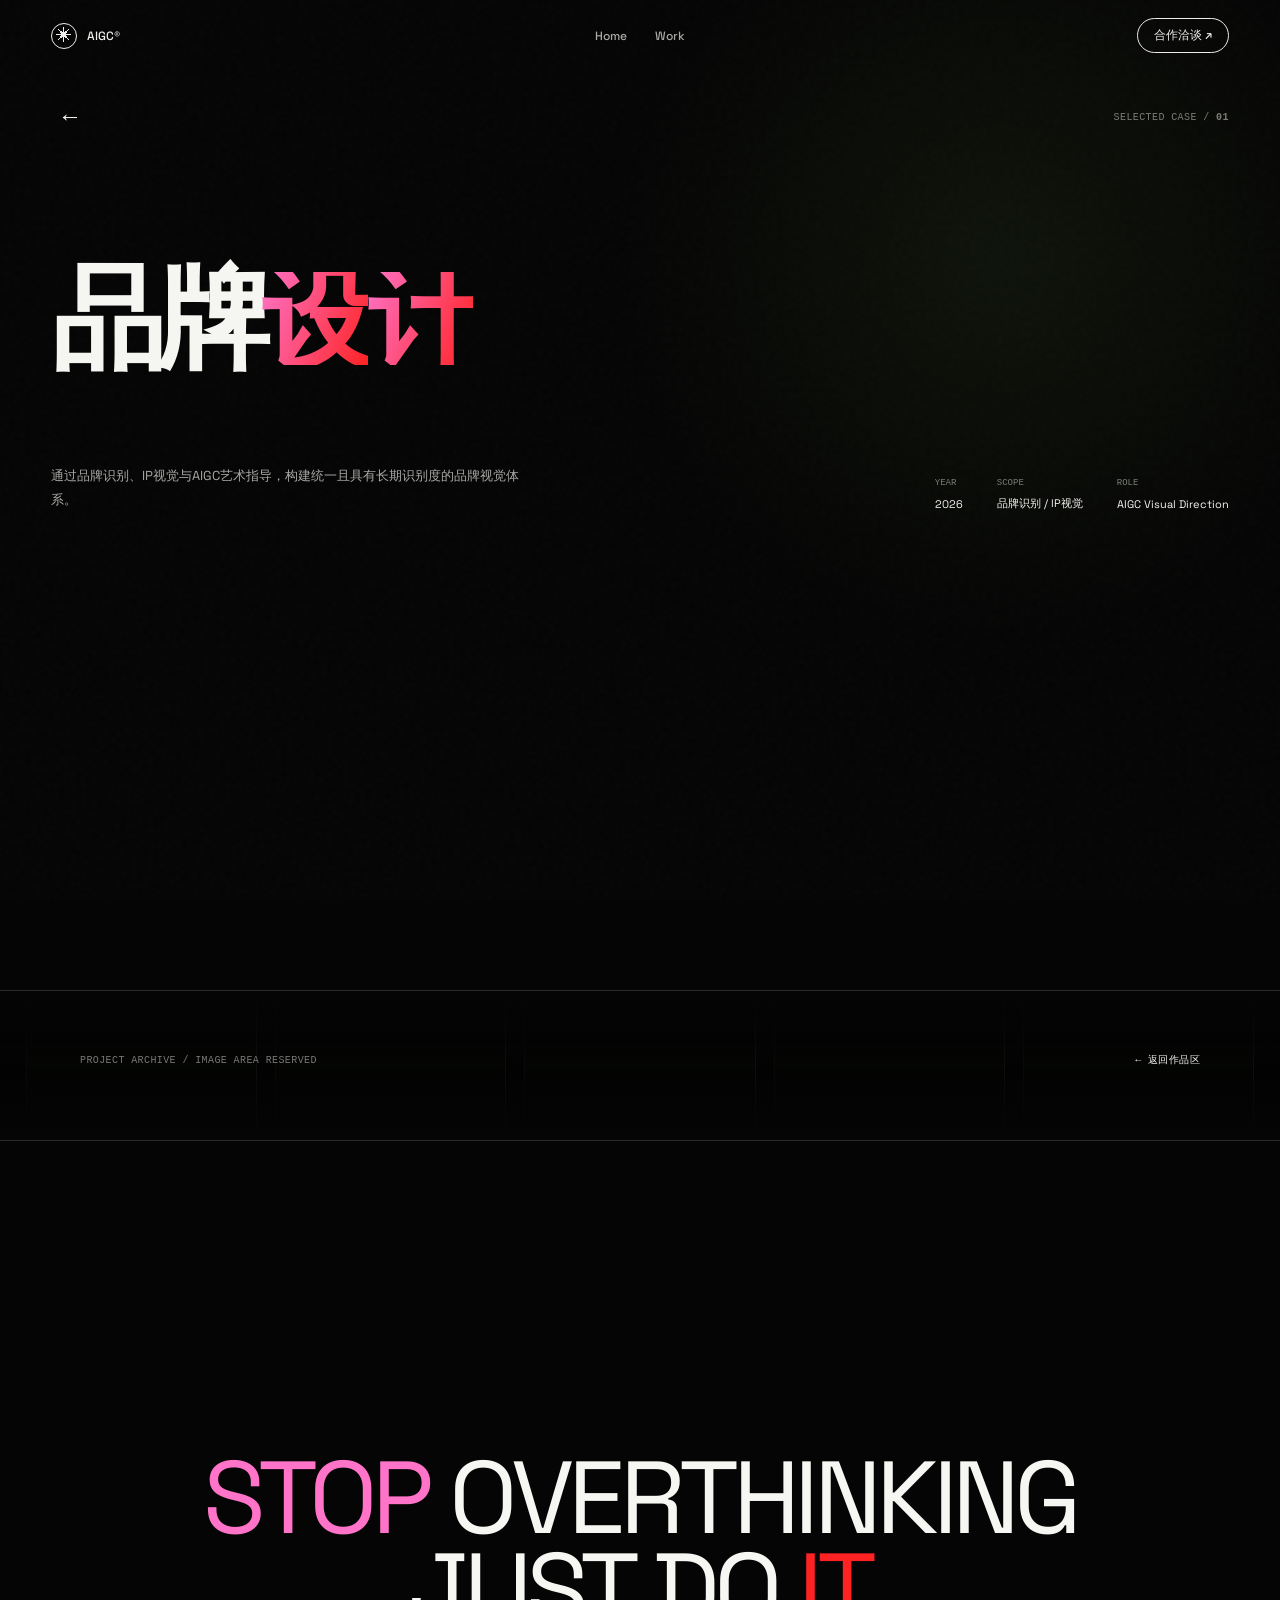
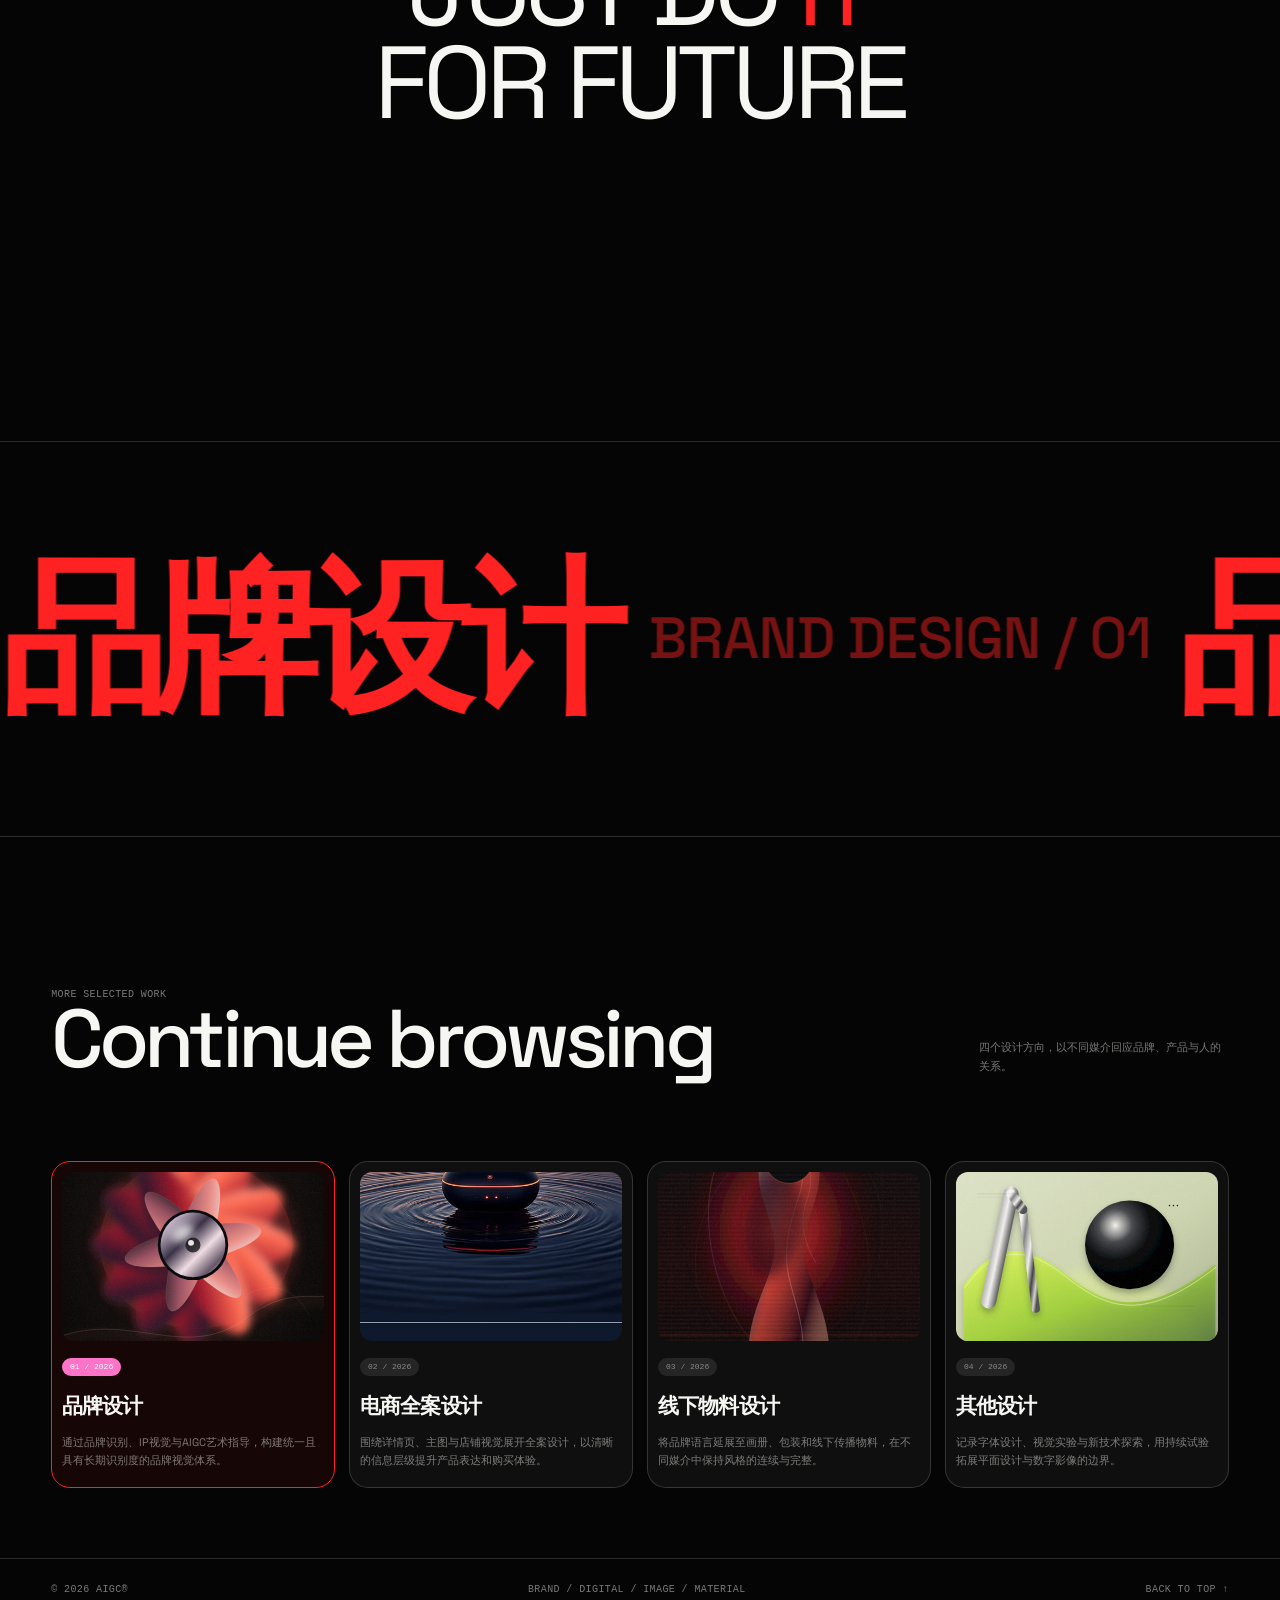
<file: project-01.html>
<!doctype html>
<html lang="zh-CN">
  <head>
    <meta charset="UTF-8" />
    <meta name="viewport" content="width=device-width, initial-scale=1.0" />
    <meta name="description" content="AIGC 品牌设计案例：品牌识别、IP视觉与艺术指导。" />
    <title>品牌设计 | AIGC®</title>
    <link rel="stylesheet" href="./case-study.css?v=20261121-title-scope" />
    <link rel="stylesheet" href="./target-cursor.css?v=20261120" />
  </head>
  <body class="case-page" data-project-id="01">
    <a class="case-skip" href="#case-main">跳到主要内容</a>
    <div class="case-grain" aria-hidden="true"></div>

    <header class="case-header">
      <a class="case-brand" href="./index.html#stage" aria-label="返回 AIGC 首页">
        <span class="case-brand__mark" aria-hidden="true"></span>
        <span>AIGC®</span>
      </a>
      <nav class="case-nav" aria-label="主导航">
        <a href="./index.html">Home</a>
        <a href="./index.html?view=works">Work</a>
      </nav>
      <a class="case-contact" href="./index.html?view=contact">合作洽谈 ↗</a>
    </header>

    <main class="case-main" id="case-main">
      <section class="case-hero" aria-labelledby="case-title">
        <div class="case-hero__meta">
          <a class="case-hero__back" href="./index.html?view=works" aria-label="返回作品区">←</a>
          <span>SELECTED CASE / <b data-case-index>01</b></span>
        </div>
        <h1 class="case-title" id="case-title" data-case-title>品牌设计</h1>
        <div class="case-hero__footer">
          <p class="case-deck" data-case-description>
            通过品牌识别、IP视觉与AIGC艺术指导，构建统一且具有长期识别度的品牌视觉体系。
          </p>
          <dl class="case-facts">
            <div><dt>YEAR</dt><dd data-case-year>2026</dd></div>
            <div><dt>SCOPE</dt><dd data-case-scope>品牌识别 / IP视觉</dd></div>
            <div><dt>ROLE</dt><dd>AIGC Visual Direction</dd></div>
          </dl>
        </div>
      </section>

      <section class="case-gallery" id="case-gallery" aria-label="作品图片预留区域">
        <div class="case-gallery__columns" aria-hidden="true">
          <span></span><span></span><span></span><span></span><span></span>
        </div>
        <div class="case-gallery__note">
          <span>PROJECT ARCHIVE / IMAGE AREA RESERVED</span>
          <a class="case-gallery__back" href="./index.html?view=works">← 返回作品区</a>
        </div>
      </section>

      <section class="case-statement" data-reveal aria-label="创作宣言">
        <p class="case-statement__text">
          <span class="case-statement__line"><span>STOP</span> OVERTHINKING</span>
          <span class="case-statement__line">JUST DO <span>IT</span></span>
          <span class="case-statement__line">FOR FUTURE</span>
        </p>
      </section>

      <section class="case-marquee" aria-hidden="true">
        <div class="case-marquee__track" data-case-marquee></div>
      </section>

      <section class="case-related" data-reveal aria-labelledby="related-title">
        <div class="case-section-head">
          <div>
            <span class="case-kicker">MORE SELECTED WORK</span>
            <h2 id="related-title">Continue browsing</h2>
          </div>
          <p>四个设计方向，以不同媒介回应品牌、产品与人的关系。</p>
        </div>
        <div class="case-card-list" data-case-cards></div>
      </section>
    </main>

    <footer class="case-footer">
      <span>© 2026 AIGC®</span>
      <span>BRAND / DIGITAL / IMAGE / MATERIAL</span>
      <a href="#case-main">BACK TO TOP ↑</a>
    </footer>

    <script src="./target-cursor.js?v=20261120"></script>
    <script src="./case-study.js?v=20261122-gallery-webp"></script>
  </body>
</html>
</file>
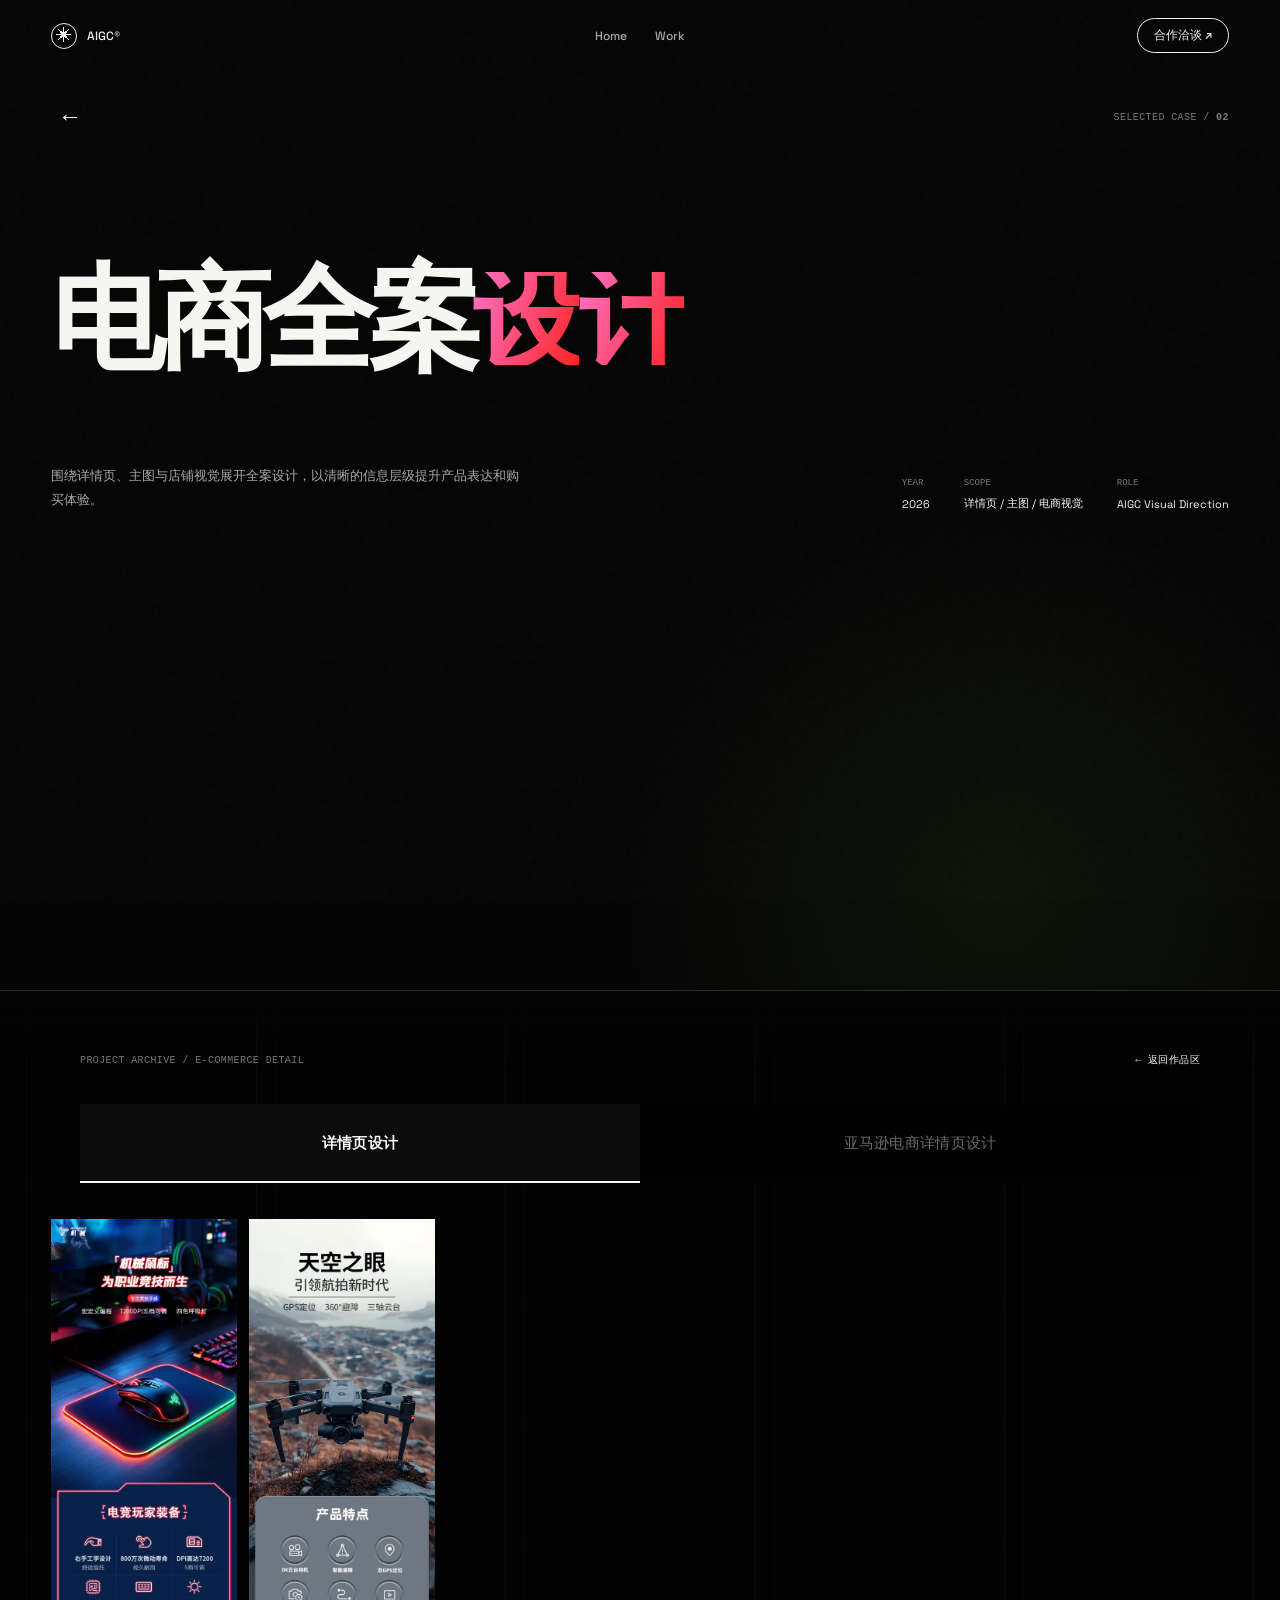
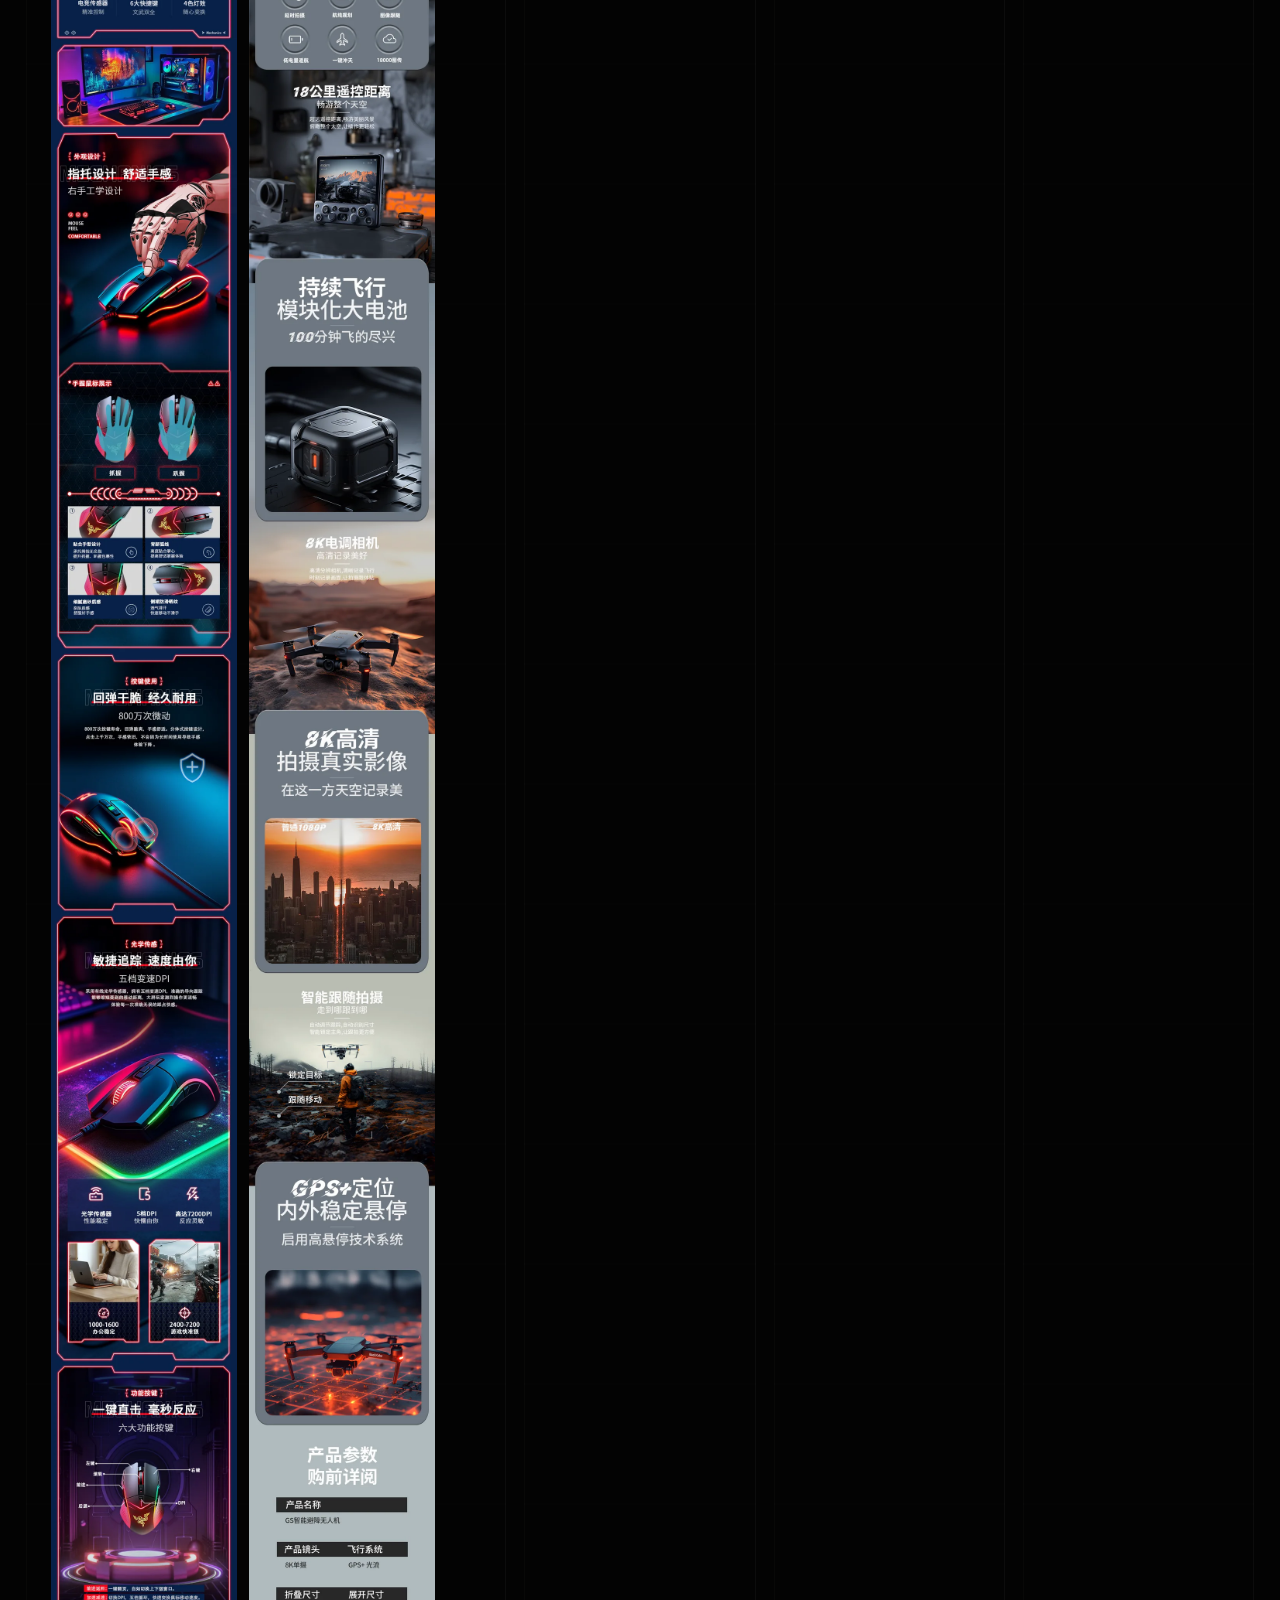
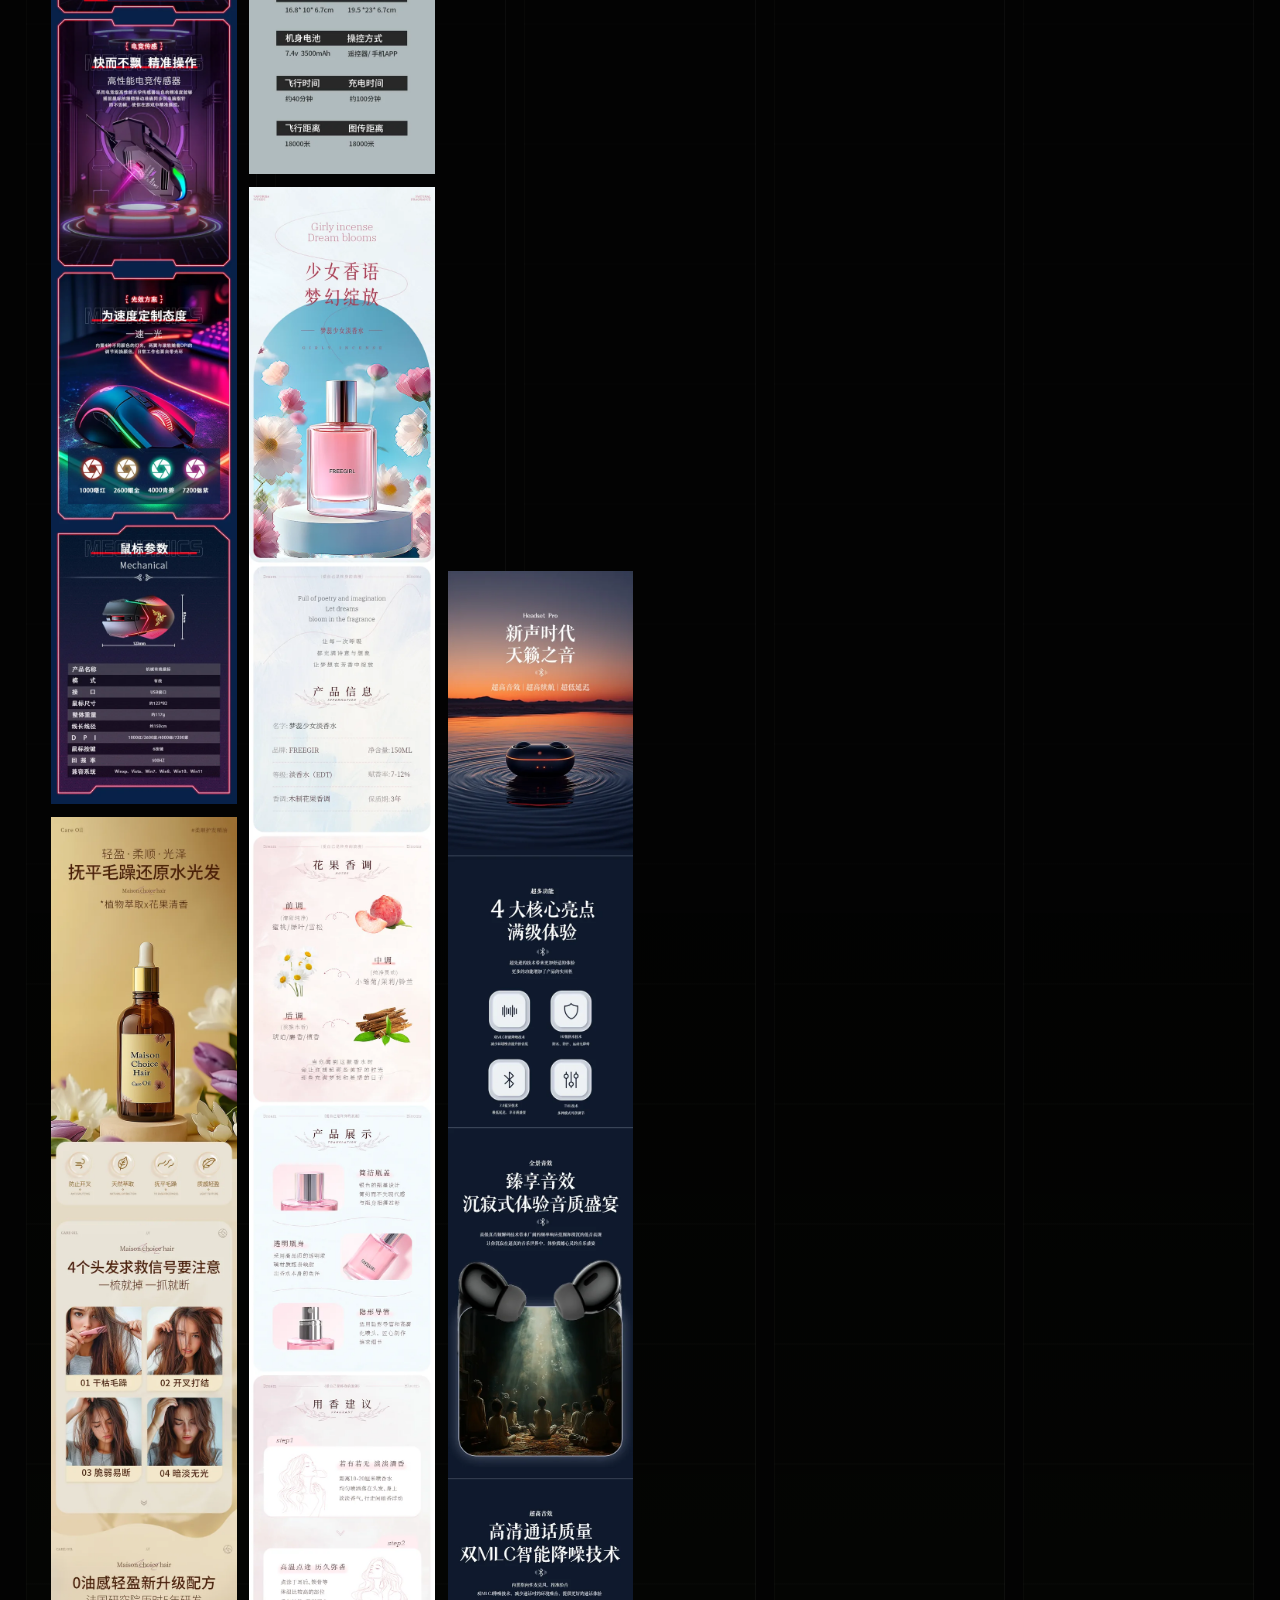
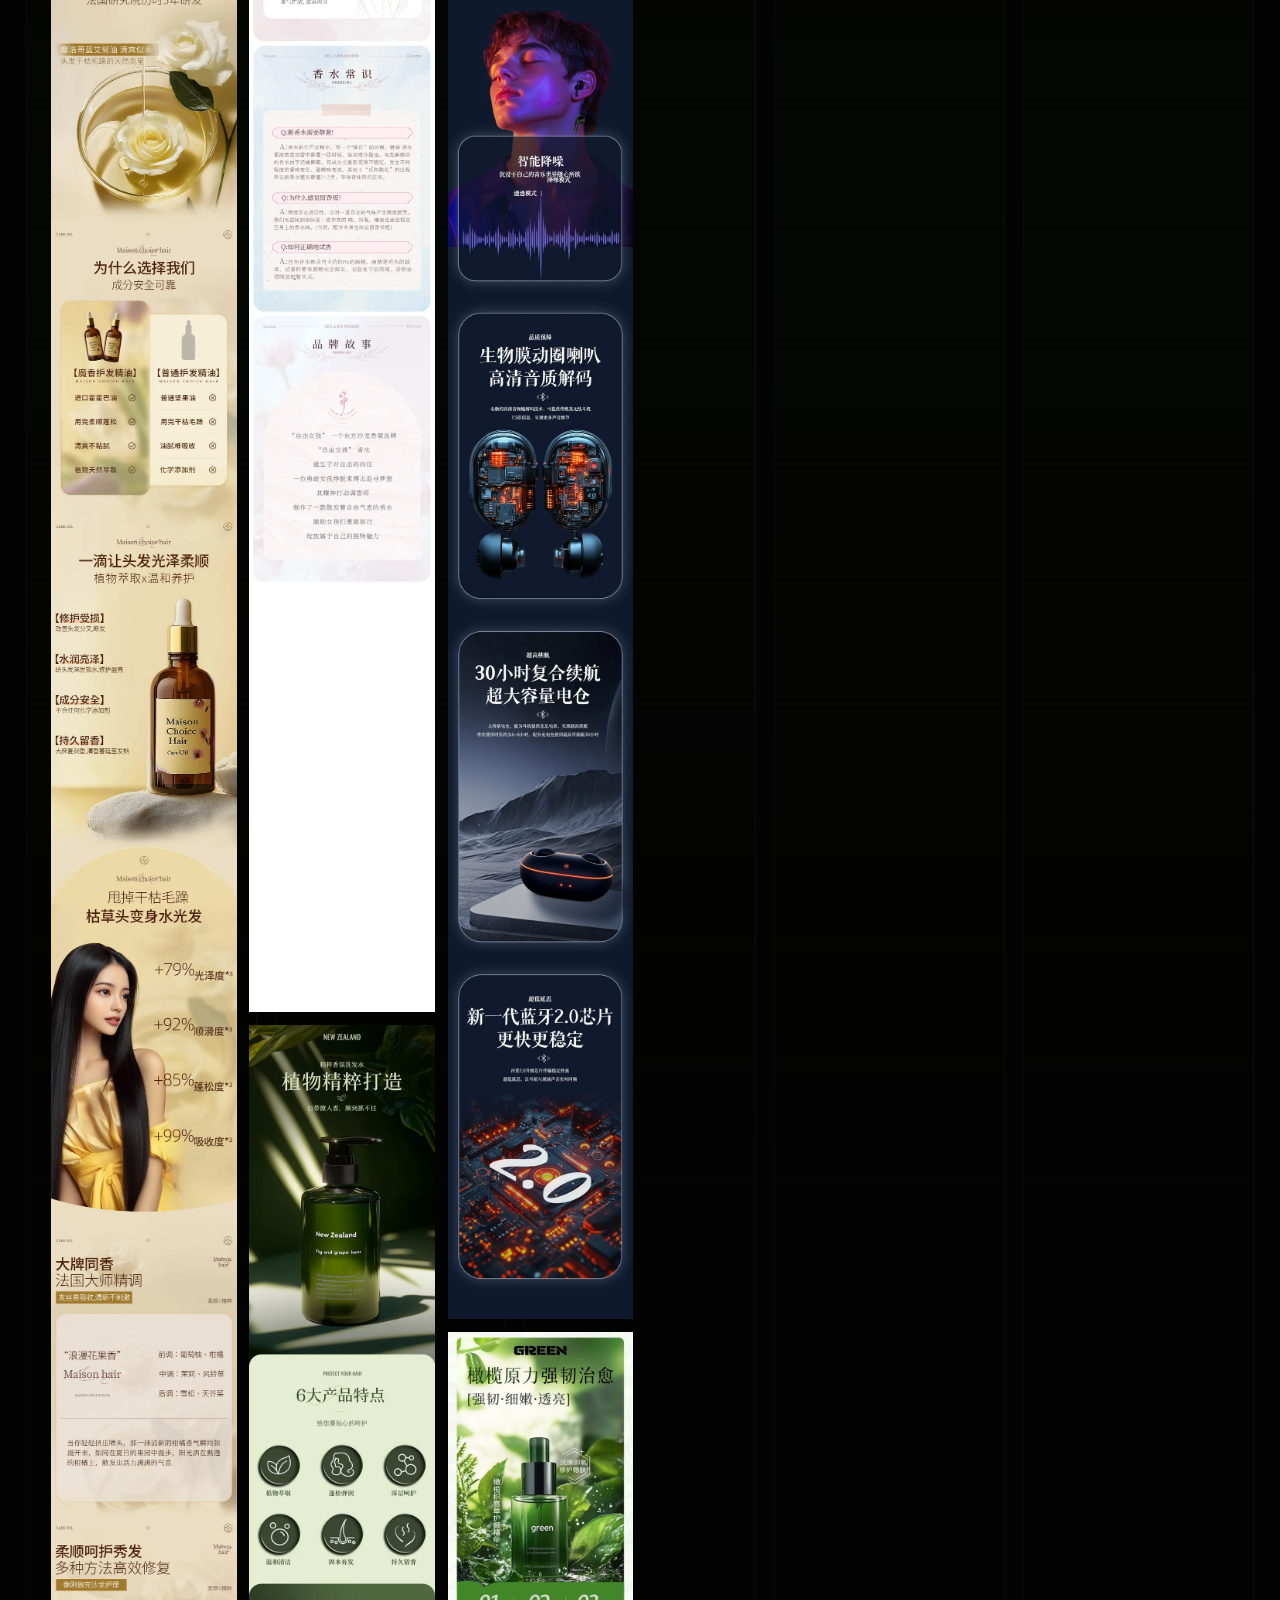
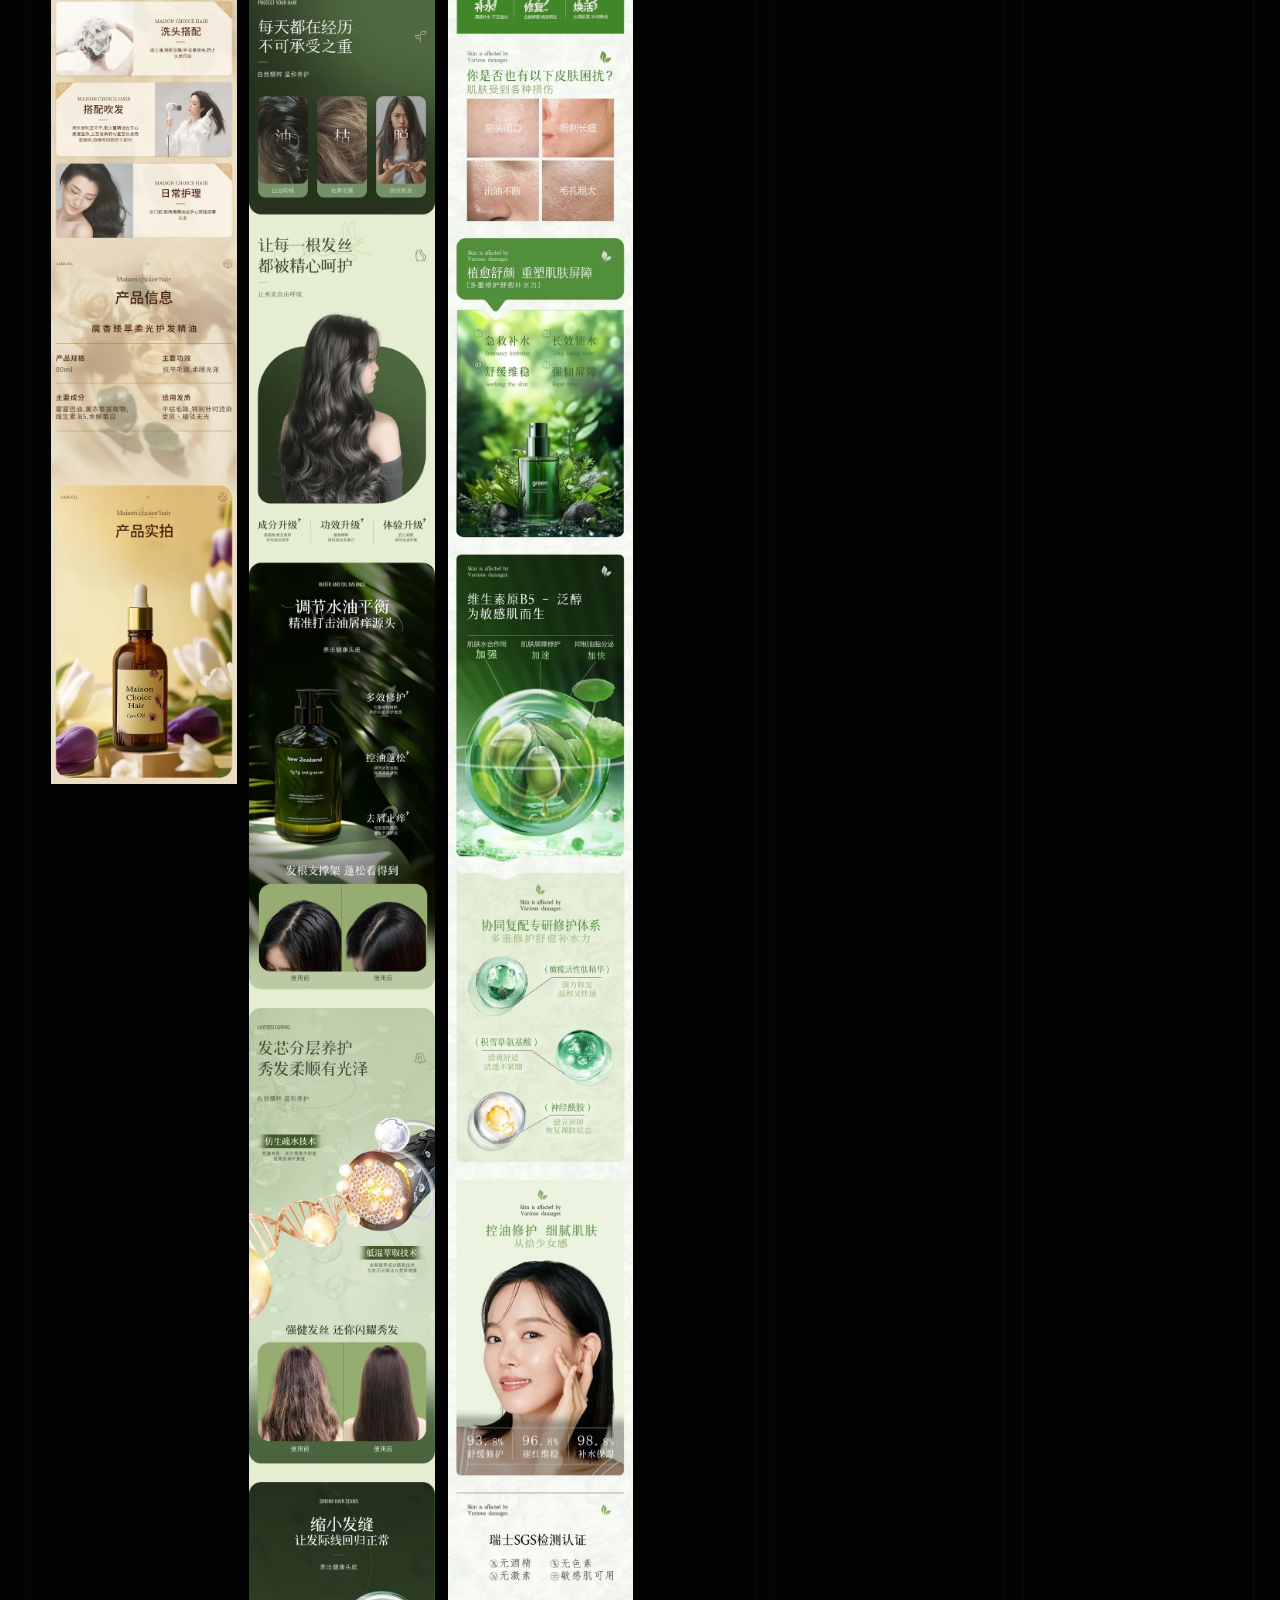
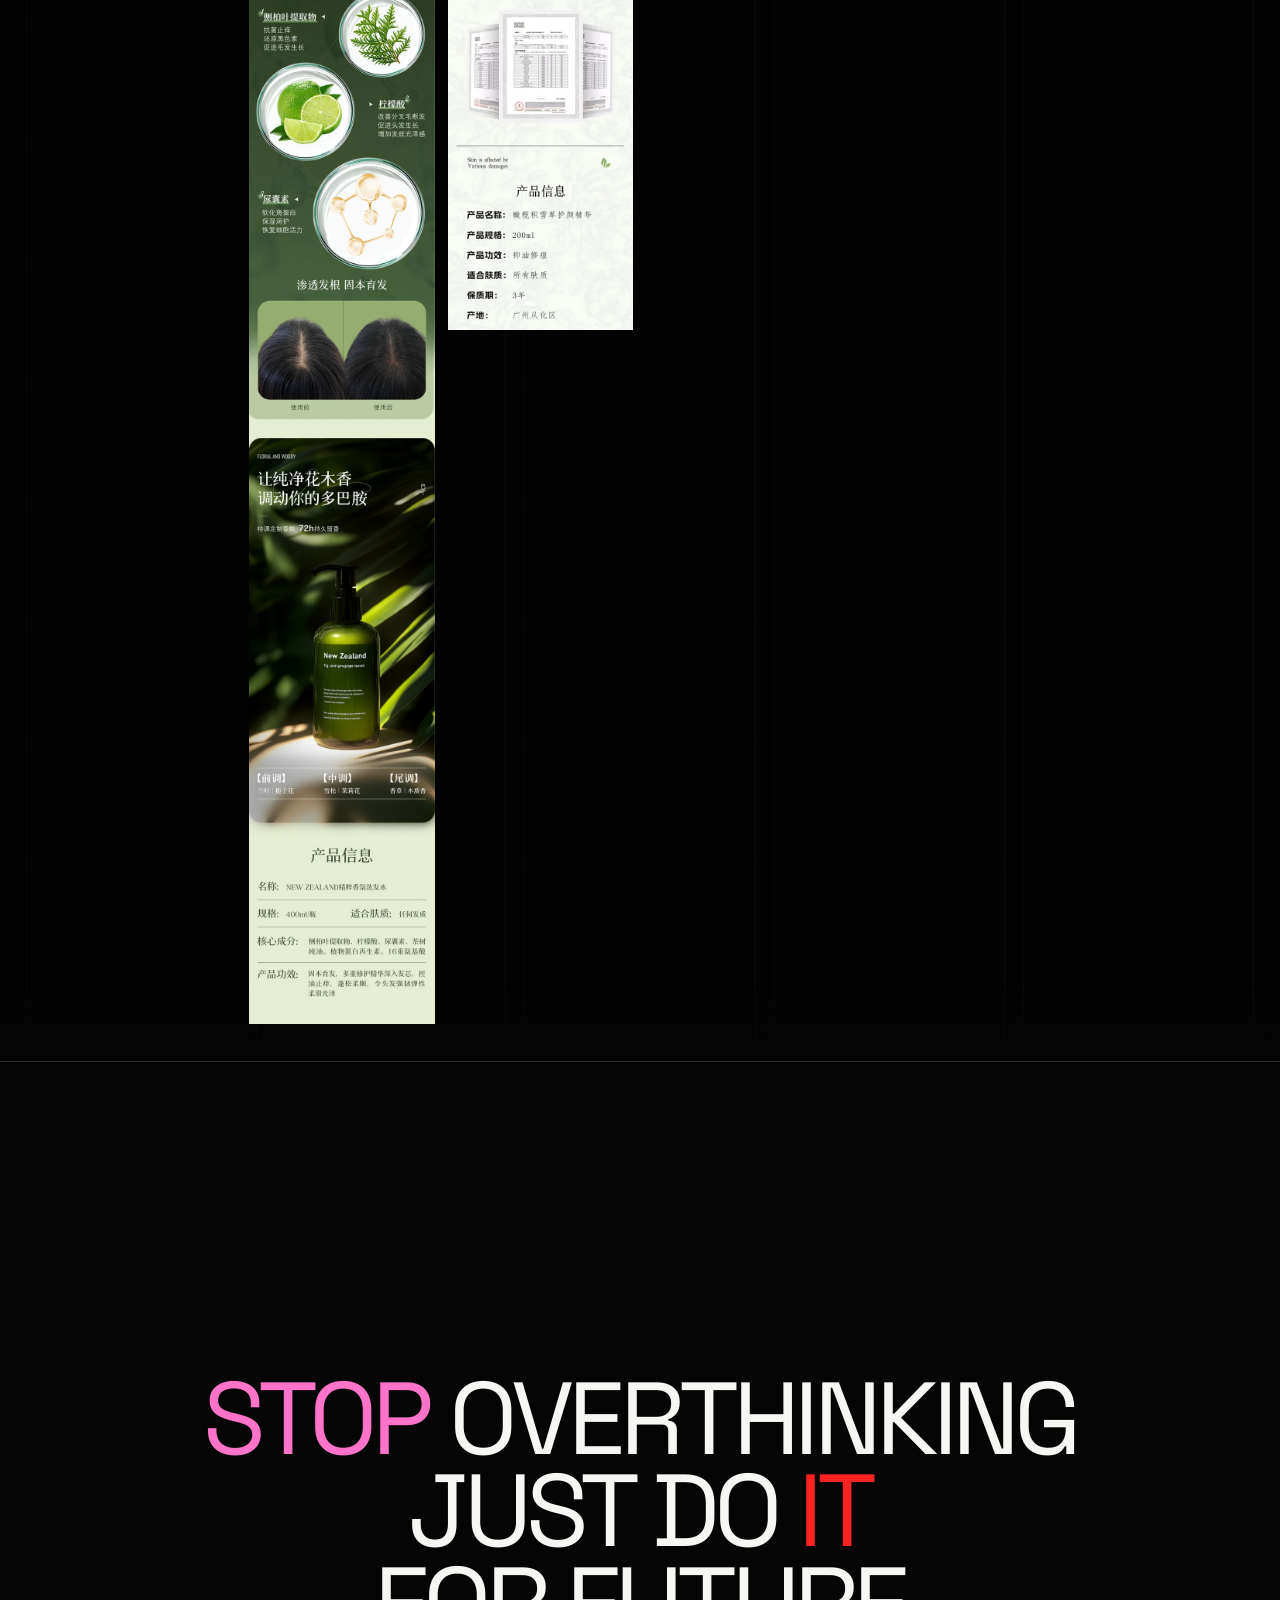
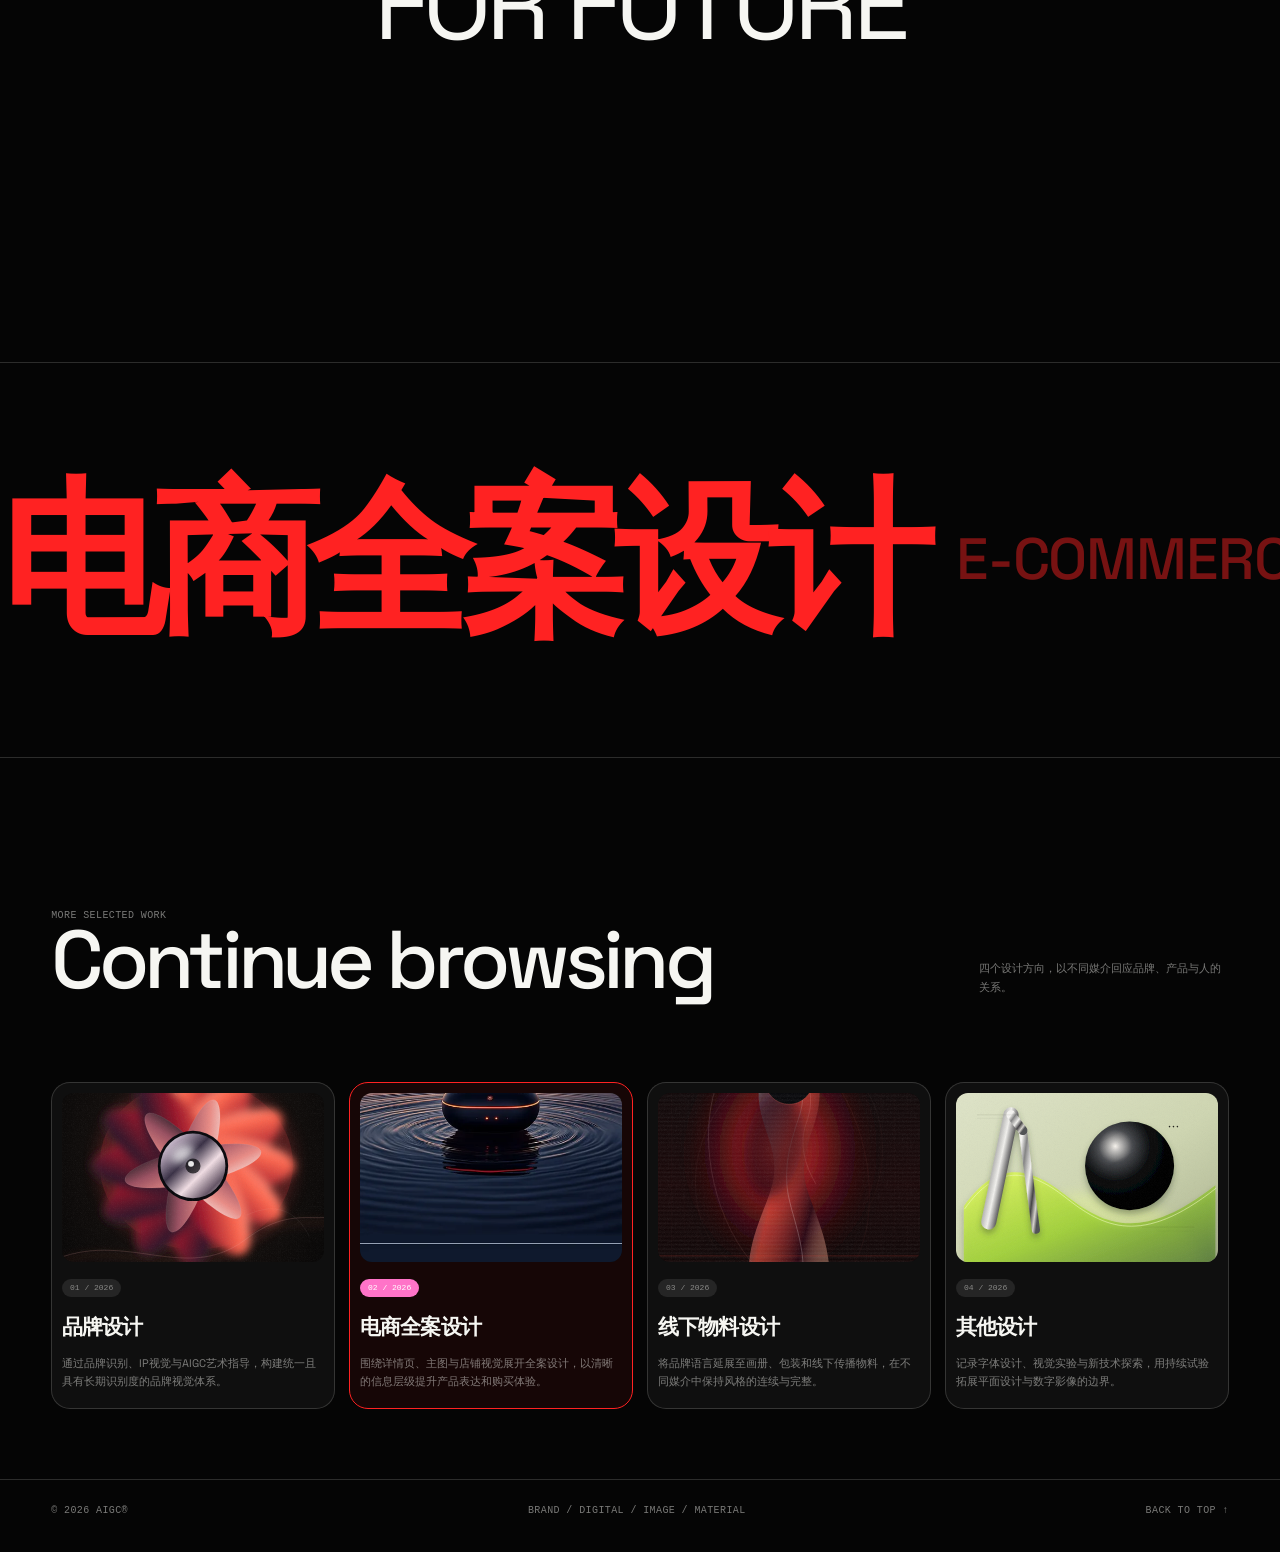
<file: project-02.html>
<!doctype html>
<html lang="zh-CN">
  <head>
    <meta charset="UTF-8" />
    <meta name="viewport" content="width=device-width, initial-scale=1.0" />
    <meta name="description" content="AIGC 电商全案设计案例：详情页、主图与店铺视觉。" />
    <title>电商全案设计 | AIGC®</title>
    <link rel="stylesheet" href="./case-study.css?v=20261125-project-gallery-groups" />
    <link rel="stylesheet" href="./target-cursor.css?v=20261120" />
  </head>
  <body class="case-page" data-project-id="02">
    <a class="case-skip" href="#case-main">跳到主要内容</a>
    <div class="case-grain" aria-hidden="true"></div>

    <header class="case-header">
      <a class="case-brand" href="./index.html#stage" aria-label="返回 AIGC 首页">
        <span class="case-brand__mark" aria-hidden="true"></span>
        <span>AIGC®</span>
      </a>
      <nav class="case-nav" aria-label="主导航">
        <a href="./index.html">Home</a>
        <a href="./index.html?view=works">Work</a>
      </nav>
      <a class="case-contact" href="./index.html?view=contact">合作洽谈 ↗</a>
    </header>

    <main class="case-main" id="case-main">
      <section class="case-hero" aria-labelledby="case-title">
        <div class="case-hero__meta">
          <a class="case-hero__back" href="./index.html?view=works" aria-label="返回作品区">←</a>
          <span>SELECTED CASE / <b data-case-index>02</b></span>
        </div>
        <h1 class="case-title" id="case-title" data-case-title>电商全案设计</h1>
        <div class="case-hero__footer">
          <p class="case-deck" data-case-description>
            围绕详情页、主图与店铺视觉展开全案设计，以清晰的信息层级提升产品表达和购买体验。
          </p>
          <dl class="case-facts">
            <div><dt>YEAR</dt><dd data-case-year>2026</dd></div>
            <div><dt>SCOPE</dt><dd data-case-scope>详情页 / 主图 / 电商视觉</dd></div>
            <div><dt>ROLE</dt><dd>AIGC Visual Direction</dd></div>
          </dl>
        </div>
      </section>

      <section class="case-gallery" id="case-gallery" aria-label="电商全案设计作品图片">
        <div class="case-gallery__columns" aria-hidden="true">
          <span></span><span></span><span></span><span></span><span></span>
        </div>
        <div class="case-gallery__note">
          <span>PROJECT ARCHIVE / E-COMMERCE DETAIL</span>
          <a class="case-gallery__back" href="./index.html?view=works">← 返回作品区</a>
        </div>
        <div
          class="case-gallery__filter"
          role="tablist"
          aria-label="电商全案设计分类"
          data-gallery-filter
          style="--gallery-tab-count: 2"
        >
          <button
            class="case-gallery__tab is-active"
            id="gallery-tab-detail"
            type="button"
            role="tab"
            aria-selected="true"
            aria-controls="gallery-panel-detail"
            data-gallery-tab="detail"
          >
            详情页设计
          </button>
          <button
            class="case-gallery__tab"
            id="gallery-tab-amazon"
            type="button"
            role="tab"
            aria-selected="false"
            aria-controls="gallery-panel-amazon"
            tabindex="-1"
            data-gallery-tab="amazon"
          >
            亚马逊电商详情页设计
          </button>
          <span class="case-gallery__indicator" aria-hidden="true" data-gallery-indicator></span>
        </div>
        <div class="case-gallery__viewport" data-gallery-viewport>
          <div class="case-gallery__track" data-gallery-track>
            <section
              class="case-gallery__panel is-active"
              id="gallery-panel-detail"
              role="tabpanel"
              aria-labelledby="gallery-tab-detail"
              data-gallery-panel="detail"
            >
              <div class="case-gallery__stack case-gallery__stack--grid">
          <figure class="case-gallery__figure">
            <img
              class="case-gallery__image"
              src="./assets/project-02/detail-mechanical-mouse.webp"
              width="480"
              height="7204"
              alt="机械游戏鼠标电商详情页"
              loading="lazy"
              decoding="async"
            />
          </figure>
          <figure class="case-gallery__figure">
            <img
              class="case-gallery__image"
              src="./assets/project-02/detail-hair-oil.webp"
              width="480"
              height="8189"
              alt="Maison Choice Hair 护发精油电商详情页"
              loading="lazy"
              decoding="async"
            />
          </figure>
          <figure class="case-gallery__figure">
            <img
              class="case-gallery__image"
              src="./assets/project-02/detail-drone.webp"
              width="480"
              height="5574"
              alt="天空之眼无人机电商详情页"
              loading="lazy"
              decoding="async"
            />
          </figure>
          <figure class="case-gallery__figure">
            <img
              class="case-gallery__image"
              src="./assets/project-02/detail-perfume.webp"
              width="480"
              height="6273"
              alt="Freegirl 少女香氛电商详情页"
              loading="lazy"
              decoding="async"
            />
          </figure>
          <figure class="case-gallery__figure">
            <img
              class="case-gallery__image"
              src="./assets/project-02/detail-shampoo.webp"
              width="480"
              height="8274"
              alt="New Zealand 精粹香氛洗发水电商详情页"
              loading="lazy"
              decoding="async"
            />
          </figure>
          <figure class="case-gallery__figure">
            <img
              class="case-gallery__image"
              src="./assets/project-02/detail-body-wash.webp"
              width="480"
              height="6566"
              alt="MoLy 花瓣香氛沐浴露电商详情页"
              loading="lazy"
              decoding="async"
            />
          </figure>
          <figure class="case-gallery__figure">
            <img
              class="case-gallery__image"
              src="./assets/project-02/detail-headset.webp"
              width="480"
              height="6075"
              alt="Headset Pro 耳机电商详情页"
              loading="lazy"
              decoding="async"
            />
          </figure>
          <figure class="case-gallery__figure">
            <img
              class="case-gallery__image"
              src="./assets/project-02/detail-skincare.webp"
              width="480"
              height="5684"
              alt="橄榄修护精华电商详情页"
              loading="lazy"
              decoding="async"
            />
          </figure>
          <figure class="case-gallery__figure">
            <img
              class="case-gallery__image"
              src="./assets/project-02/detail-toothbrush.jpg"
              width="480"
              height="5896"
              alt="智能护齿电动牙刷电商详情页"
              loading="lazy"
              decoding="async"
            />
          </figure>
          <figure class="case-gallery__figure">
            <img
              class="case-gallery__image"
              src="./assets/project-02/detail-earbuds.jpg"
              width="480"
              height="5023"
              alt="无线蓝牙耳机电商详情页"
              loading="lazy"
              decoding="async"
            />
          </figure>
          <figure class="case-gallery__figure">
            <img
              class="case-gallery__image"
              src="./assets/project-02/detail-plant-essence.jpg"
              width="480"
              height="4288"
              alt="植物修护精华电商详情页"
              loading="lazy"
              decoding="async"
            />
          </figure>
          <figure class="case-gallery__figure">
            <img
              class="case-gallery__image"
              src="./assets/project-02/detail-foundation.jpg"
              width="480"
              height="5843"
              alt="桃花粉底液电商详情页"
              loading="lazy"
              decoding="async"
            />
          </figure>
          <figure class="case-gallery__figure">
            <img
              class="case-gallery__image"
              src="./assets/project-02/detail-crown-pear.jpg"
              width="480"
              height="5478"
              alt="连州水晶梨电商详情页"
              loading="lazy"
              decoding="async"
            />
          </figure>
          <figure class="case-gallery__figure">
            <img
              class="case-gallery__image"
              src="./assets/project-02/detail-keban-serum.jpg"
              width="480"
              height="6872"
              alt="KEBAN 茶树抗氧精华电商详情页"
              loading="lazy"
              decoding="async"
            />
          </figure>
          <figure class="case-gallery__figure">
            <img
              class="case-gallery__image"
              src="./assets/project-02/detail-bleu-perfume.jpg"
              width="480"
              height="7514"
              alt="Bleu 木香调香水电商详情页"
              loading="lazy"
              decoding="async"
            />
          </figure>
          <figure class="case-gallery__figure">
            <img
              class="case-gallery__image"
              src="./assets/project-02/detail-mens-wash.jpg"
              width="480"
              height="6961"
              alt="男士洗发沐浴二合一电商详情页"
              loading="lazy"
              decoding="async"
            />
          </figure>
              </div>
            </section>
            <section
              class="case-gallery__panel"
              id="gallery-panel-amazon"
              role="tabpanel"
              aria-labelledby="gallery-tab-amazon"
              aria-hidden="true"
              data-gallery-panel="amazon"
            >
              <div class="case-gallery__empty">
                <span>02 / AMAZON E-COMMERCE DETAIL</span>
                <p>亚马逊电商详情页作品待添加</p>
              </div>
            </section>
          </div>
        </div>
      </section>

      <section class="case-statement" data-reveal aria-label="创作宣言">
        <p class="case-statement__text">
          <span class="case-statement__line"><span>STOP</span> OVERTHINKING</span>
          <span class="case-statement__line">JUST DO <span>IT</span></span>
          <span class="case-statement__line">FOR FUTURE</span>
        </p>
      </section>

      <section class="case-marquee" aria-hidden="true">
        <div class="case-marquee__track" data-case-marquee></div>
      </section>

      <section class="case-related" data-reveal aria-labelledby="related-title">
        <div class="case-section-head">
          <div>
            <span class="case-kicker">MORE SELECTED WORK</span>
            <h2 id="related-title">Continue browsing</h2>
          </div>
          <p>四个设计方向，以不同媒介回应品牌、产品与人的关系。</p>
        </div>
        <div class="case-card-list" data-case-cards></div>
      </section>
    </main>

    <footer class="case-footer">
      <span>© 2026 AIGC®</span>
      <span>BRAND / DIGITAL / IMAGE / MATERIAL</span>
      <a href="#case-main">BACK TO TOP ↑</a>
    </footer>

    <script src="./target-cursor.js?v=20261120"></script>
    <script src="./case-study.js?v=20261125-project-gallery-groups"></script>
  </body>
</html>
</file>
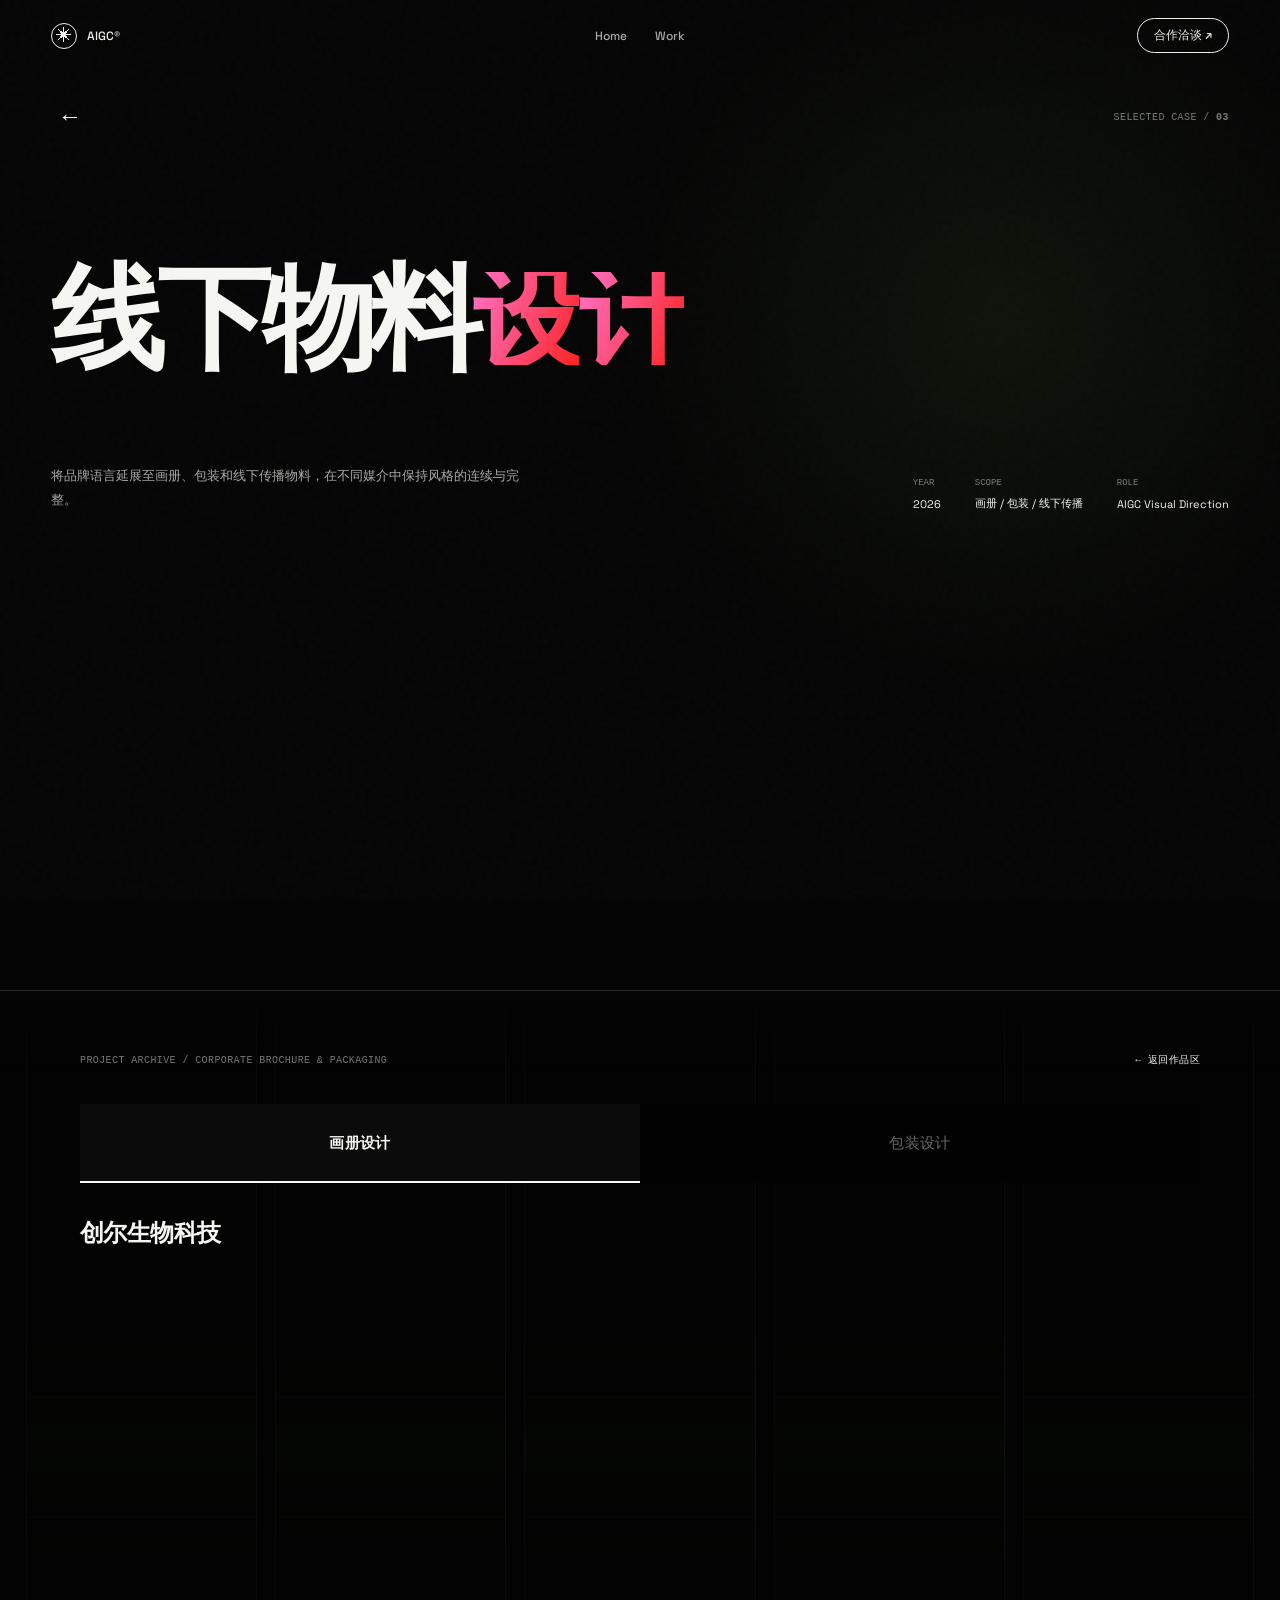
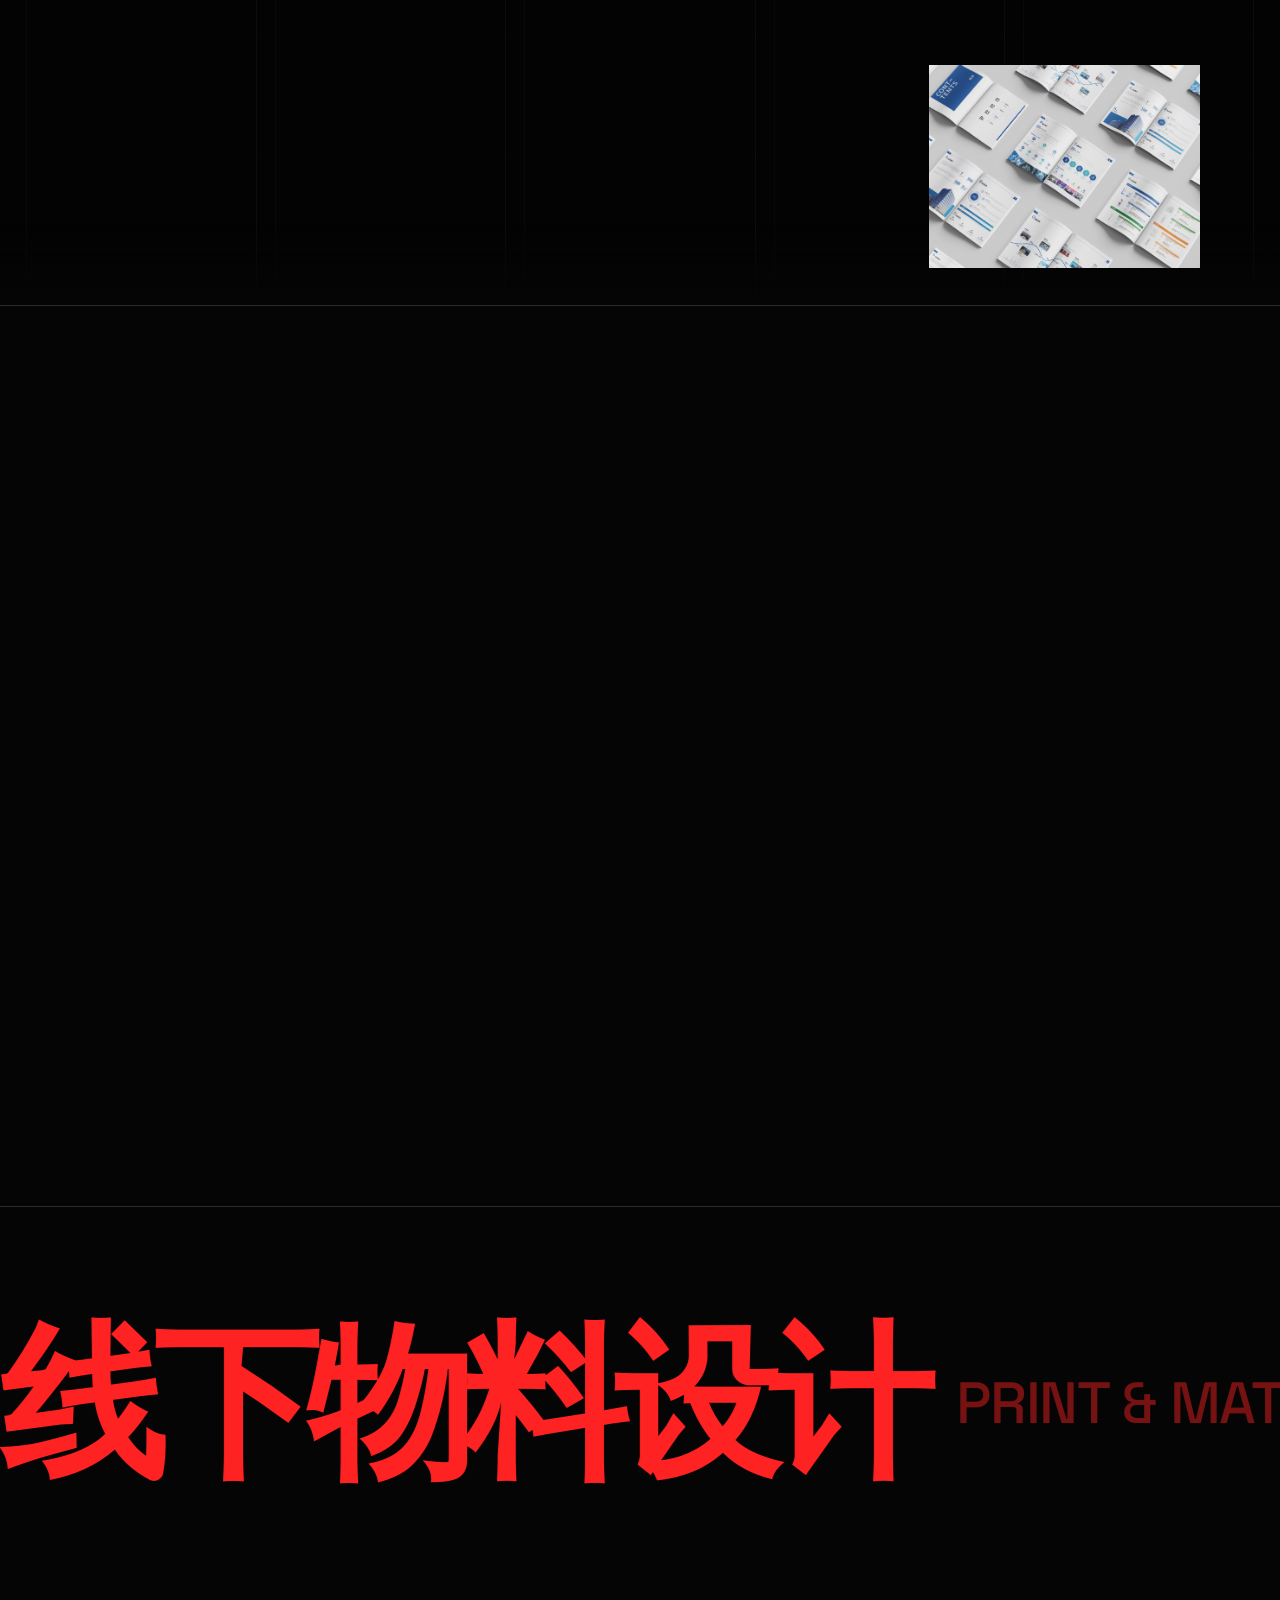
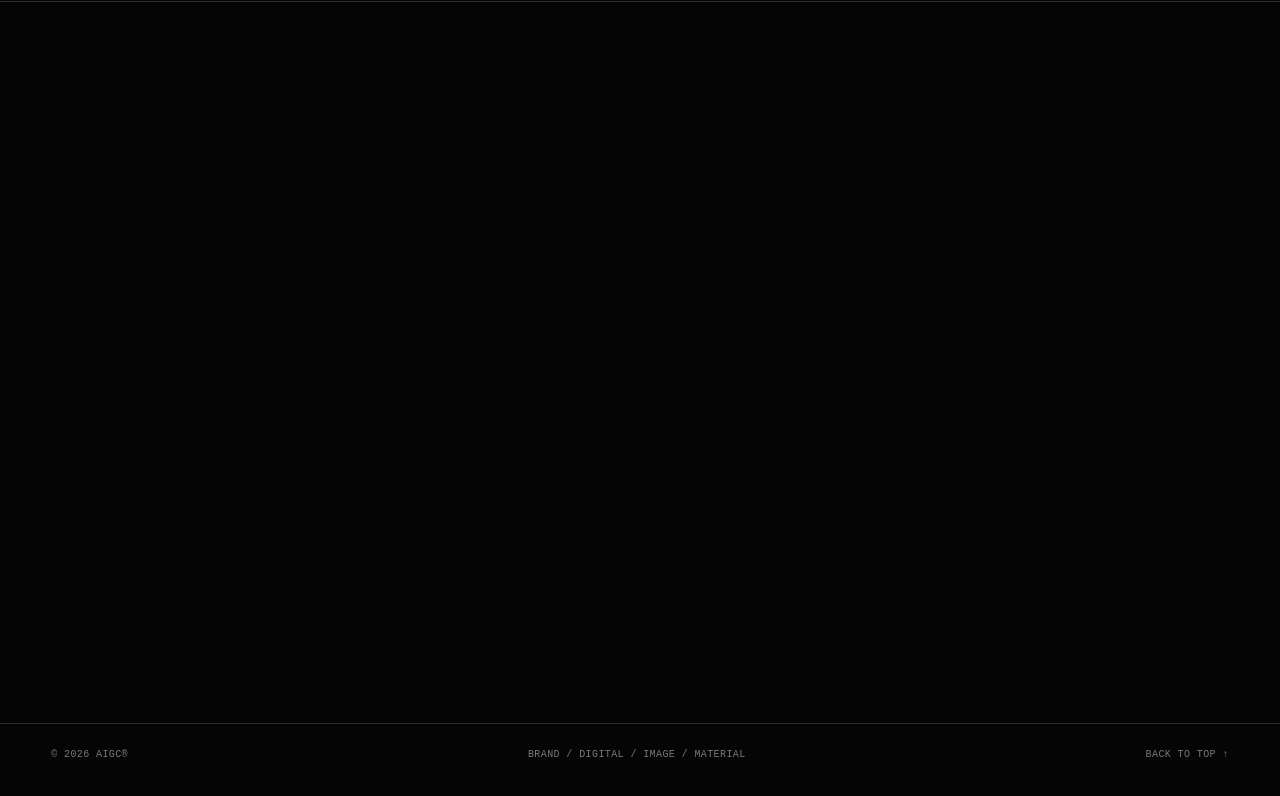
<file: project-03.html>
<!doctype html>
<html lang="zh-CN">
  <head>
    <meta charset="UTF-8" />
    <meta name="viewport" content="width=device-width, initial-scale=1.0" />
    <meta name="description" content="AIGC 线下物料设计案例：画册、包装与线下传播。" />
    <title>线下物料设计 | AIGC®</title>
    <link rel="stylesheet" href="./case-study.css?v=20261125-project-gallery-groups" />
    <link rel="stylesheet" href="./target-cursor.css?v=20261120" />
  </head>
  <body class="case-page" data-project-id="03">
    <a class="case-skip" href="#case-main">跳到主要内容</a>
    <div class="case-grain" aria-hidden="true"></div>

    <header class="case-header">
      <a class="case-brand" href="./index.html#stage" aria-label="返回 AIGC 首页">
        <span class="case-brand__mark" aria-hidden="true"></span>
        <span>AIGC®</span>
      </a>
      <nav class="case-nav" aria-label="主导航">
        <a href="./index.html">Home</a>
        <a href="./index.html?view=works">Work</a>
      </nav>
      <a class="case-contact" href="./index.html?view=contact">合作洽谈 ↗</a>
    </header>

    <main class="case-main" id="case-main">
      <section class="case-hero" aria-labelledby="case-title">
        <div class="case-hero__meta">
          <a class="case-hero__back" href="./index.html?view=works" aria-label="返回作品区">←</a>
          <span>SELECTED CASE / <b data-case-index>03</b></span>
        </div>
        <h1 class="case-title" id="case-title" data-case-title>线下物料设计</h1>
        <div class="case-hero__footer">
          <p class="case-deck" data-case-description>
            将品牌语言延展至画册、包装和线下传播物料，在不同媒介中保持风格的连续与完整。
          </p>
          <dl class="case-facts">
            <div><dt>YEAR</dt><dd data-case-year>2026</dd></div>
            <div><dt>SCOPE</dt><dd data-case-scope>画册 / 包装 / 线下传播</dd></div>
            <div><dt>ROLE</dt><dd>AIGC Visual Direction</dd></div>
          </dl>
        </div>
      </section>

      <section class="case-gallery" id="case-gallery" aria-label="创尔生物科技有限公司企业画册作品">
        <div class="case-gallery__columns" aria-hidden="true">
          <span></span><span></span><span></span><span></span><span></span>
        </div>
        <div class="case-gallery__note">
          <span>PROJECT ARCHIVE / CORPORATE BROCHURE &amp; PACKAGING</span>
          <a class="case-gallery__back" href="./index.html?view=works">← 返回作品区</a>
        </div>
        <div
          class="case-gallery__filter"
          role="tablist"
          aria-label="线下物料设计分类"
          data-gallery-filter
          style="--gallery-tab-count: 2"
        >
          <button
            class="case-gallery__tab is-active"
            id="gallery-tab-brochure"
            type="button"
            role="tab"
            aria-selected="true"
            aria-controls="gallery-panel-brochure"
            data-gallery-tab="brochure"
          >
            画册设计
          </button>
          <button
            class="case-gallery__tab"
            id="gallery-tab-packaging"
            type="button"
            role="tab"
            aria-selected="false"
            aria-controls="gallery-panel-packaging"
            tabindex="-1"
            data-gallery-tab="packaging"
          >
            包装设计
          </button>
          <span class="case-gallery__indicator" aria-hidden="true" data-gallery-indicator></span>
        </div>
        <div class="case-gallery__viewport" data-gallery-viewport>
          <div class="case-gallery__track" data-gallery-track>
            <section
              class="case-gallery__panel is-active"
              id="gallery-panel-brochure"
              role="tabpanel"
              aria-labelledby="gallery-tab-brochure"
              data-gallery-panel="brochure"
            >
              <h2 class="case-gallery__group-title">创尔生物科技</h2>
              <div
                class="case-gallery__stack case-gallery__stack--four-up"
                aria-label="创尔生物科技有限公司企业画册 01 至 06"
              >
                <figure class="case-gallery__figure">
                  <img
                    class="case-gallery__image"
                    src="./assets/project-03/trauer-brochure-01.jpg"
                    width="4966"
                    height="3360"
                    alt="创尔生物科技有限公司企业画册封面"
                    loading="lazy"
                    decoding="async"
                  />
                </figure>
                <figure class="case-gallery__figure">
                  <img
                    class="case-gallery__image"
                    src="./assets/project-03/trauer-brochure-02.jpg"
                    width="4961"
                    height="3366"
                    alt="创尔生物科技有限公司企业画册目录"
                    loading="lazy"
                    decoding="async"
                  />
                </figure>
                <figure class="case-gallery__figure">
                  <img
                    class="case-gallery__image"
                    src="./assets/project-03/trauer-brochure-03.jpg"
                    width="4961"
                    height="3366"
                    alt="创尔生物科技有限公司企业画册公司简介"
                    loading="lazy"
                    decoding="async"
                  />
                </figure>
                <figure class="case-gallery__figure">
                  <img
                    class="case-gallery__image"
                    src="./assets/project-03/trauer-brochure-04.jpg"
                    width="4961"
                    height="3366"
                    alt="创尔生物科技有限公司企业发展历程"
                    loading="lazy"
                    decoding="async"
                  />
                </figure>
                <figure class="case-gallery__figure">
                  <img
                    class="case-gallery__image"
                    src="./assets/project-03/trauer-brochure-05.jpg"
                    width="4961"
                    height="3366"
                    alt="创尔生物科技有限公司核心技术"
                    loading="lazy"
                    decoding="async"
                  />
                </figure>
                <figure class="case-gallery__figure">
                  <img
                    class="case-gallery__image"
                    src="./assets/project-03/trauer-brochure-06.jpg"
                    width="4961"
                    height="3366"
                    alt="创尔生物科技有限公司企业产品体系"
                    loading="lazy"
                    decoding="async"
                  />
                </figure>
              </div>
              <div
                class="case-gallery__stack case-gallery__stack--four-up"
                aria-label="创尔生物科技有限公司企业画册样机展示"
              >
                <figure class="case-gallery__figure">
                  <img
                    class="case-gallery__image"
                    src="./assets/project-03/trauer-mockup-brand.jpg"
                    width="6000"
                    height="4500"
                    alt="创尔生物科技有限公司企业画册品牌概况样机"
                    loading="lazy"
                    decoding="async"
                  />
                </figure>
                <figure class="case-gallery__figure">
                  <img
                    class="case-gallery__image"
                    src="./assets/project-03/trauer-mockup-technology.jpg"
                    width="6000"
                    height="4500"
                    alt="创尔生物科技有限公司企业画册核心技术样机"
                    loading="lazy"
                    decoding="async"
                  />
                </figure>
                <figure class="case-gallery__figure">
                  <img
                    class="case-gallery__image"
                    src="./assets/project-03/trauer-mockup-products.jpg"
                    width="6000"
                    height="4500"
                    alt="创尔生物科技有限公司企业画册产品体系样机"
                    loading="lazy"
                    decoding="async"
                  />
                </figure>
                <figure class="case-gallery__figure">
                  <img
                    class="case-gallery__image"
                    src="./assets/project-03/trauer-mockup-collection.jpg"
                    width="10000"
                    height="7500"
                    alt="创尔生物科技有限公司企业画册全套样机"
                    loading="lazy"
                    decoding="async"
                  />
                </figure>
              </div>
            </section>
            <section
              class="case-gallery__panel"
              id="gallery-panel-packaging"
              role="tabpanel"
              aria-labelledby="gallery-tab-packaging"
              aria-hidden="true"
              data-gallery-panel="packaging"
            >
              <div
                class="case-gallery__stack case-gallery__stack--pair"
                aria-label="泊茶明前龙井包装设计"
              >
                <figure class="case-gallery__figure">
                  <img
                    class="case-gallery__image"
                    src="./assets/project-03/boocha-packaging-boxes.jpg"
                    width="6000"
                    height="4500"
                    alt="泊茶明前龙井包装盒正反面设计"
                    loading="lazy"
                    decoding="async"
                  />
                </figure>
                <figure class="case-gallery__figure">
                  <img
                    class="case-gallery__image"
                    src="./assets/project-03/boocha-packaging-mockup.jpg"
                    width="6000"
                    height="4500"
                    alt="泊茶明前龙井包装盒立体样机"
                    loading="lazy"
                    decoding="async"
                  />
                </figure>
              </div>
            </section>
          </div>
        </div>
      </section>

      <section class="case-statement" data-reveal aria-label="创作宣言">
        <p class="case-statement__text">
          <span class="case-statement__line"><span>STOP</span> OVERTHINKING</span>
          <span class="case-statement__line">JUST DO <span>IT</span></span>
          <span class="case-statement__line">FOR FUTURE</span>
        </p>
      </section>

      <section class="case-marquee" aria-hidden="true">
        <div class="case-marquee__track" data-case-marquee></div>
      </section>

      <section class="case-related" data-reveal aria-labelledby="related-title">
        <div class="case-section-head">
          <div>
            <span class="case-kicker">MORE SELECTED WORK</span>
            <h2 id="related-title">Continue browsing</h2>
          </div>
          <p>四个设计方向，以不同媒介回应品牌、产品与人的关系。</p>
        </div>
        <div class="case-card-list" data-case-cards></div>
      </section>
    </main>

    <footer class="case-footer">
      <span>© 2026 AIGC®</span>
      <span>BRAND / DIGITAL / IMAGE / MATERIAL</span>
      <a href="#case-main">BACK TO TOP ↑</a>
    </footer>

    <script src="./target-cursor.js?v=20261120"></script>
    <script src="./case-study.js?v=20261125-project-gallery-groups"></script>
  </body>
</html>
</file>
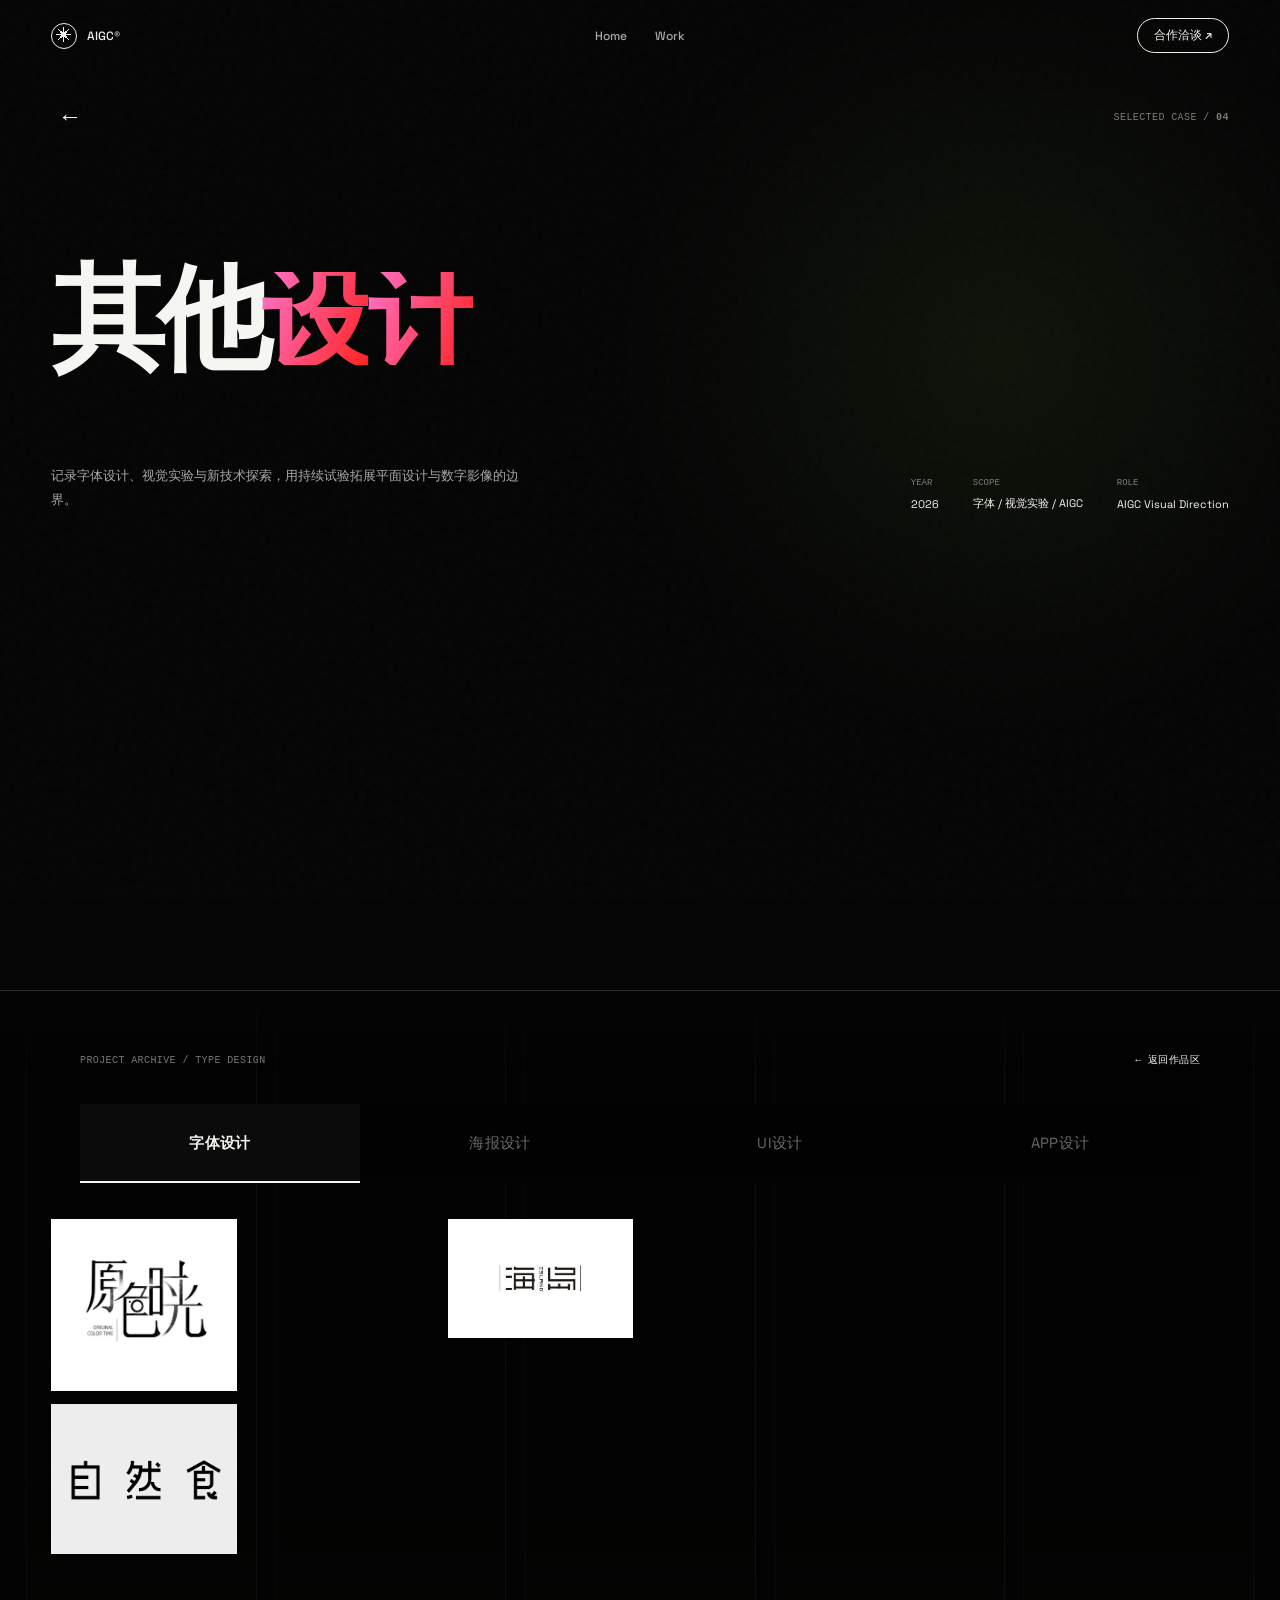
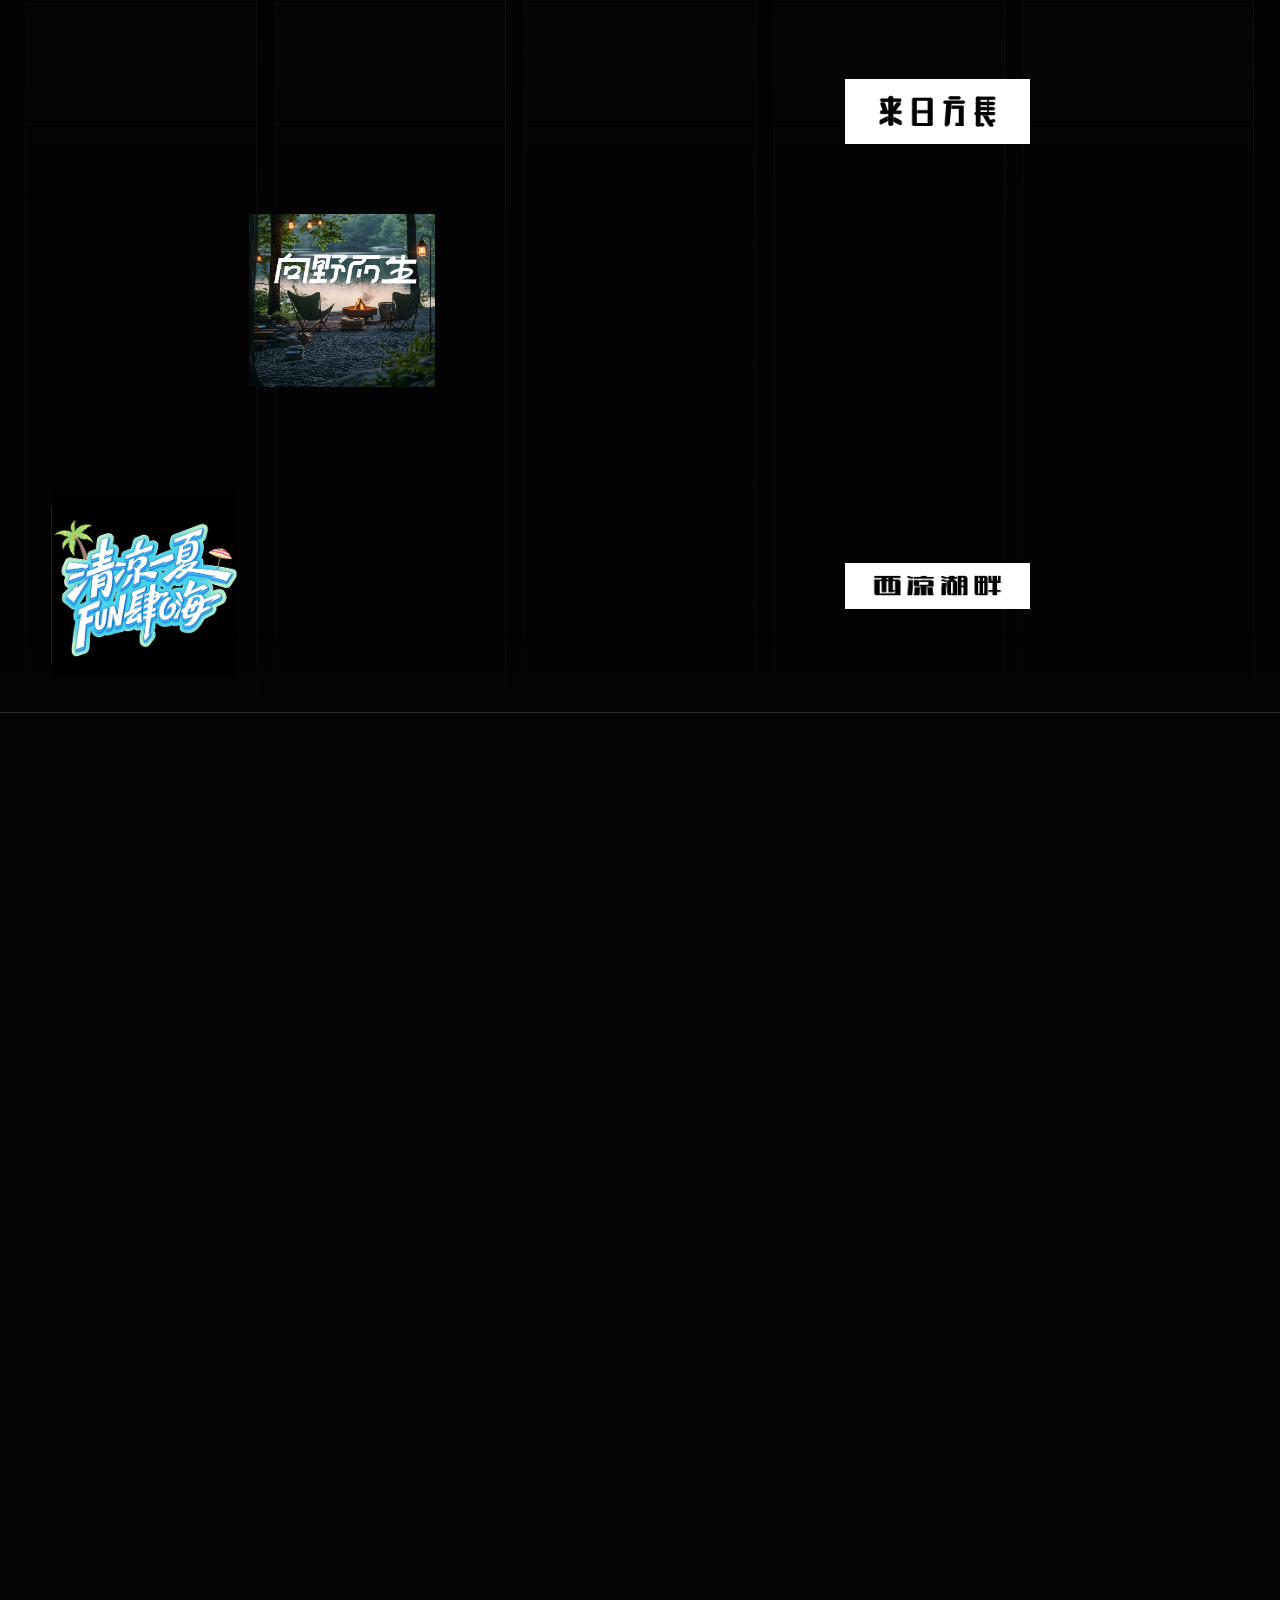
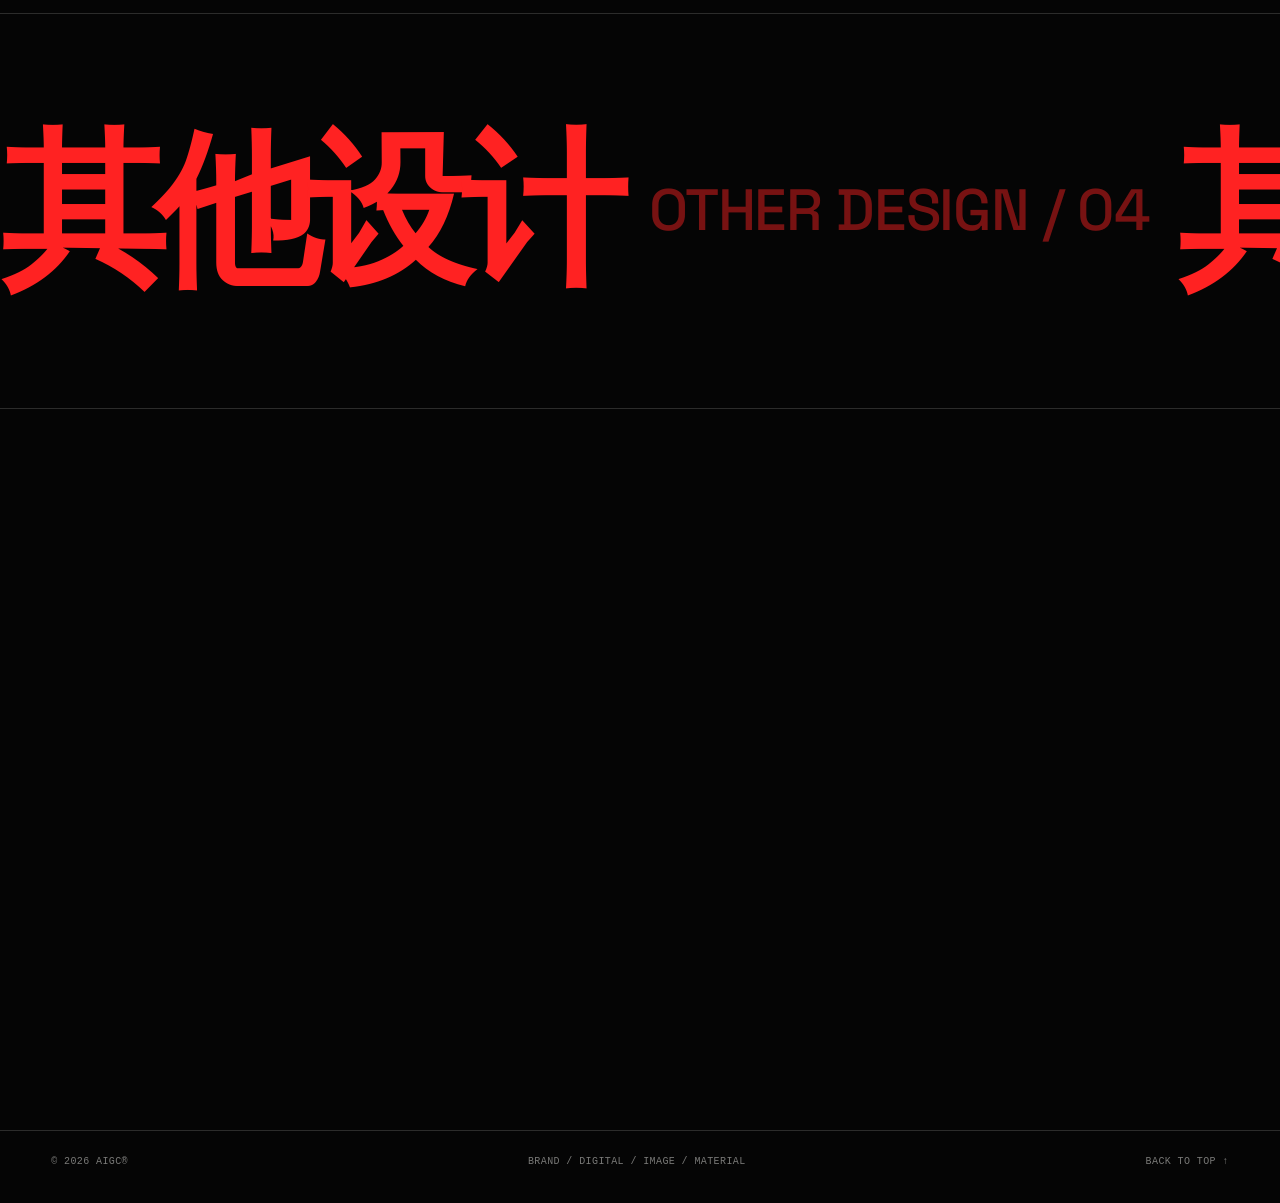
<file: project-04.html>
<!doctype html>
<html lang="zh-CN">
  <head>
    <meta charset="UTF-8" />
    <meta name="viewport" content="width=device-width, initial-scale=1.0" />
    <meta name="description" content="AIGC 其他设计案例：字体、视觉实验与新技术探索。" />
    <title>其他设计 | AIGC®</title>
    <link rel="stylesheet" href="./case-study.css?v=20261126-poster-groups" />
    <link rel="stylesheet" href="./target-cursor.css?v=20261120" />
  </head>
  <body class="case-page" data-project-id="04">
    <a class="case-skip" href="#case-main">跳到主要内容</a>
    <div class="case-grain" aria-hidden="true"></div>

    <header class="case-header">
      <a class="case-brand" href="./index.html#stage" aria-label="返回 AIGC 首页">
        <span class="case-brand__mark" aria-hidden="true"></span>
        <span>AIGC®</span>
      </a>
      <nav class="case-nav" aria-label="主导航">
        <a href="./index.html">Home</a>
        <a href="./index.html?view=works">Work</a>
      </nav>
      <a class="case-contact" href="./index.html?view=contact">合作洽谈 ↗</a>
    </header>

    <main class="case-main" id="case-main">
      <section class="case-hero" aria-labelledby="case-title">
        <div class="case-hero__meta">
          <a class="case-hero__back" href="./index.html?view=works" aria-label="返回作品区">←</a>
          <span>SELECTED CASE / <b data-case-index>04</b></span>
        </div>
        <h1 class="case-title" id="case-title" data-case-title>其他设计</h1>
        <div class="case-hero__footer">
          <p class="case-deck" data-case-description>
            记录字体设计、视觉实验与新技术探索，用持续试验拓展平面设计与数字影像的边界。
          </p>
          <dl class="case-facts">
            <div><dt>YEAR</dt><dd data-case-year>2026</dd></div>
            <div><dt>SCOPE</dt><dd data-case-scope>字体 / 视觉实验 / AIGC</dd></div>
            <div><dt>ROLE</dt><dd>AIGC Visual Direction</dd></div>
          </dl>
        </div>
      </section>

      <section class="case-gallery" id="case-gallery" aria-label="字体设计与视觉实验作品图片">
        <div class="case-gallery__columns" aria-hidden="true">
          <span></span><span></span><span></span><span></span><span></span>
        </div>
        <div class="case-gallery__note">
          <span>PROJECT ARCHIVE / TYPE DESIGN</span>
          <a class="case-gallery__back" href="./index.html?view=works">← 返回作品区</a>
        </div>
        <div class="case-gallery__filter" role="tablist" aria-label="其他设计分类" data-gallery-filter>
          <button
            class="case-gallery__tab is-active"
            id="gallery-tab-type"
            type="button"
            role="tab"
            aria-selected="true"
            aria-controls="gallery-panel-type"
            data-gallery-tab="type"
          >
            字体设计
          </button>
          <button
            class="case-gallery__tab"
            id="gallery-tab-poster"
            type="button"
            role="tab"
            aria-selected="false"
            aria-controls="gallery-panel-poster"
            tabindex="-1"
            data-gallery-tab="poster"
          >
            海报设计
          </button>
          <button
            class="case-gallery__tab"
            id="gallery-tab-ui"
            type="button"
            role="tab"
            aria-selected="false"
            aria-controls="gallery-panel-ui"
            tabindex="-1"
            data-gallery-tab="ui"
          >
            UI设计
          </button>
          <button
            class="case-gallery__tab"
            id="gallery-tab-app"
            type="button"
            role="tab"
            aria-selected="false"
            aria-controls="gallery-panel-app"
            tabindex="-1"
            data-gallery-tab="app"
          >
            APP设计
          </button>
          <span class="case-gallery__indicator" aria-hidden="true" data-gallery-indicator></span>
        </div>
        <div class="case-gallery__viewport" data-gallery-viewport>
          <div class="case-gallery__track" data-gallery-track>
            <section
              class="case-gallery__panel is-active"
              id="gallery-panel-type"
              role="tabpanel"
              aria-labelledby="gallery-tab-type"
              data-gallery-panel="type"
            >
              <div class="case-gallery__stack case-gallery__stack--grid">
          <figure class="case-gallery__figure">
            <img
              class="case-gallery__image"
              src="./assets/project-04/original-color-time.png"
              width="839"
              height="777"
              alt="原色时光字体设计"
              loading="lazy"
              decoding="async"
            />
          </figure>
          <figure class="case-gallery__figure">
            <img
              class="case-gallery__image"
              src="./assets/project-04/natural-food.png"
              width="979"
              height="791"
              alt="自然食字体设计"
              loading="lazy"
              decoding="async"
            />
          </figure>
          <figure class="case-gallery__figure">
            <img
              class="case-gallery__image"
              src="./assets/project-04/natural-declaration.png"
              width="907"
              height="793"
              alt="自然宣言字体设计"
              loading="lazy"
              decoding="async"
            />
          </figure>
          <figure class="case-gallery__figure">
            <img
              class="case-gallery__image"
              src="./assets/project-04/character-study.png"
              width="845"
              height="841"
              alt="字体结构练习"
              loading="lazy"
              decoding="async"
            />
          </figure>
          <figure class="case-gallery__figure">
            <img
              class="case-gallery__image"
              src="./assets/project-04/freestyle-character.png"
              width="867"
              height="645"
              alt="做个疯汉创意字体设计"
              loading="lazy"
              decoding="async"
            />
          </figure>
          <figure class="case-gallery__figure">
            <img
              class="case-gallery__image"
              src="./assets/project-04/summer-fun.png"
              width="427"
              height="427"
              alt="清凉一夏 FUN 肆嗨字体设计"
              loading="lazy"
              decoding="async"
            />
          </figure>
          <figure class="case-gallery__figure">
            <img
              class="case-gallery__image"
              src="./assets/project-04/8.png"
              width="2000"
              height="2000"
              alt="食力玩家零食活动字体设计"
              loading="lazy"
              decoding="async"
            />
          </figure>
          <figure class="case-gallery__figure">
            <img
              class="case-gallery__image"
              src="./assets/project-04/9.png"
              width="2000"
              height="2000"
              alt="宠物军团字体设计"
              loading="lazy"
              decoding="async"
            />
          </figure>
          <figure class="case-gallery__figure">
            <img
              class="case-gallery__image"
              src="./assets/project-04/7.png"
              width="2000"
              height="2000"
              alt="机械工业风字体设计"
              loading="lazy"
              decoding="async"
            />
          </figure>
          <figure class="case-gallery__figure">
            <img
              class="case-gallery__image"
              src="./assets/project-04/1-01.png"
              width="9900"
              height="9217"
              alt="向野而生户外主题字体设计"
              loading="lazy"
              decoding="async"
            />
          </figure>
          <figure class="case-gallery__figure">
            <img
              class="case-gallery__image"
              src="./assets/project-04/dasheng-guilai.jpg"
              width="1920"
              height="1667"
              alt="大圣归来字体设计"
              loading="lazy"
              decoding="async"
            />
          </figure>
          <figure class="case-gallery__figure">
            <img
              class="case-gallery__image"
              src="./assets/project-04/island-type.jpg"
              width="509"
              height="327"
              alt="海岛字体设计"
              loading="lazy"
              decoding="async"
            />
          </figure>
          <figure class="case-gallery__figure">
            <img
              class="case-gallery__image"
              src="./assets/project-04/huangshi-type.jpg"
              width="517"
              height="739"
              alt="黄诗字体设计"
              loading="lazy"
              decoding="async"
            />
          </figure>
          <figure class="case-gallery__figure">
            <img
              class="case-gallery__image"
              src="./assets/project-04/qisi-miaoxiang.png"
              width="953"
              height="671"
              alt="奇思妙想字体设计"
              loading="lazy"
              decoding="async"
            />
          </figure>
          <figure class="case-gallery__figure">
            <img
              class="case-gallery__image"
              src="./assets/project-04/single-character-type.png"
              width="719"
              height="719"
              alt="单字字体设计"
              loading="lazy"
              decoding="async"
            />
          </figure>
          <figure class="case-gallery__figure">
            <img
              class="case-gallery__image"
              src="./assets/project-04/xi-wu-si.png"
              width="817"
              height="785"
              alt="喜物肆字体设计"
              loading="lazy"
              decoding="async"
            />
          </figure>
          <figure class="case-gallery__figure">
            <img
              class="case-gallery__image"
              src="./assets/project-04/idol-tv-type.jpg"
              width="984"
              height="1001"
              alt="娱乐没谱偶像综艺字体设计"
              loading="lazy"
              decoding="async"
            />
          </figure>
          <figure class="case-gallery__figure">
            <img
              class="case-gallery__image"
              src="./assets/project-04/alita-type-process.jpg"
              width="613"
              height="1831"
              alt="阿丽塔字体设计过程稿"
              loading="lazy"
              decoding="async"
            />
          </figure>
          <figure class="case-gallery__figure">
            <img
              class="case-gallery__image"
              src="./assets/project-04/gondor-type.png"
              width="5392"
              height="2268"
              alt="刚锋字体设计"
              loading="lazy"
              decoding="async"
            />
          </figure>
          <figure class="case-gallery__figure">
            <img
              class="case-gallery__image"
              src="./assets/project-04/gondor-type-background.png"
              width="5392"
              height="2268"
              alt="刚锋字体设计场景版"
              loading="lazy"
              decoding="async"
            />
          </figure>
          <figure class="case-gallery__figure">
            <img
              class="case-gallery__image"
              src="./assets/project-04/yijiang-type.png"
              width="1160"
              height="652"
              alt="意匠字体设计"
              loading="lazy"
              decoding="async"
            />
          </figure>
          <figure class="case-gallery__figure">
            <img
              class="case-gallery__image"
              src="./assets/project-04/game-type.jpg"
              width="1920"
              height="1080"
              alt="游戏字体设计"
              loading="lazy"
              decoding="async"
            />
          </figure>
          <figure class="case-gallery__figure">
            <img
              class="case-gallery__image"
              src="./assets/project-04/moonlight-elegant-type.png"
              width="4167"
              height="3334"
              alt="月光之下优雅细体字体设计"
              loading="lazy"
              decoding="async"
            />
          </figure>
          <figure class="case-gallery__figure">
            <img
              class="case-gallery__image"
              src="./assets/project-04/haitang-weiyu-type.png"
              width="926"
              height="372"
              alt="海棠未雨字体设计"
              loading="lazy"
              decoding="async"
            />
          </figure>
          <figure class="case-gallery__figure">
            <img
              class="case-gallery__image"
              src="./assets/project-04/mountain-sea-type.png"
              width="875"
              height="383"
              alt="山海不可平字体设计"
              loading="lazy"
              decoding="async"
            />
          </figure>
          <figure class="case-gallery__figure">
            <img
              class="case-gallery__image"
              src="./assets/project-04/future-days-type.jpg"
              width="236"
              height="83"
              alt="来日方长字体设计"
              loading="lazy"
              decoding="async"
            />
          </figure>
          <figure class="case-gallery__figure">
            <img
              class="case-gallery__image"
              src="./assets/project-04/lingguang-cat-type.png"
              width="3505"
              height="1686"
              alt="灵光猫字体设计"
              loading="lazy"
              decoding="async"
            />
          </figure>
          <figure class="case-gallery__figure">
            <img
              class="case-gallery__image"
              src="./assets/project-04/qingtian-type.png"
              width="3097"
              height="2324"
              alt="青田小篆字体设计"
              loading="lazy"
              decoding="async"
            />
          </figure>
          <figure class="case-gallery__figure">
            <img
              class="case-gallery__image"
              src="./assets/project-04/mountain-tea-rice-type.png"
              width="3096"
              height="2323"
              alt="山里茶饭隶书字体设计"
              loading="lazy"
              decoding="async"
            />
          </figure>
          <figure class="case-gallery__figure">
            <img
              class="case-gallery__image"
              src="./assets/project-04/west-lake-type.jpg"
              width="850"
              height="210"
              alt="西湖湖畔字体设计"
              loading="lazy"
              decoding="async"
            />
          </figure>
          <figure class="case-gallery__figure">
            <img
              class="case-gallery__image"
              src="./assets/project-04/summer-fresh-skin-type.png"
              width="2238"
              height="1399"
              alt="夏日清醒肌字体设计"
              loading="lazy"
              decoding="async"
            />
          </figure>
          <figure class="case-gallery__figure">
            <img
              class="case-gallery__image"
              src="./assets/project-04/summer-fresh-skin-poster.jpg"
              width="1200"
              height="2197"
              alt="夏日清醒肌活动海报"
              loading="lazy"
              decoding="async"
            />
          </figure>
          <figure class="case-gallery__figure">
            <img
              class="case-gallery__image"
              src="./assets/project-04/future-is-coming-type.png"
              width="3063"
              height="2021"
              alt="未来已来字体设计"
              loading="lazy"
              decoding="async"
            />
          </figure>
          <figure class="case-gallery__figure">
            <img
              class="case-gallery__image"
              src="./assets/project-04/sword-god-type.png"
              width="1920"
              height="1080"
              alt="剑神字体设计"
              loading="lazy"
              decoding="async"
            />
          </figure>
          <figure class="case-gallery__figure">
            <img
              class="case-gallery__image"
              src="./assets/project-04/promotion-type-3d.png"
              width="1652"
              height="1126"
              alt="促销活动立体字体设计"
              loading="lazy"
              decoding="async"
            />
          </figure>
              </div>
            </section>
            <section
              class="case-gallery__panel"
              id="gallery-panel-poster"
              role="tabpanel"
              aria-labelledby="gallery-tab-poster"
              aria-hidden="true"
              data-gallery-panel="poster"
            >
              <div
                class="case-gallery__stack case-gallery__stack--three-up"
                aria-label="展会海报、华为平板海报、果汁海报与香水沐浴露海报"
              >
                <figure class="case-gallery__figure">
                  <img
                    class="case-gallery__image"
                    src="./assets/project-04/poster/展会海报1.jpg"
                    width="1242"
                    height="2207"
                    alt="大湾区时尚家居设计周绿色海报"
                    loading="lazy"
                    decoding="async"
                  />
                </figure>
                <figure class="case-gallery__figure">
                  <img
                    class="case-gallery__image"
                    src="./assets/project-04/poster/展会海报2.jpg"
                    width="1242"
                    height="2207"
                    alt="大湾区时尚家居设计周金色海报"
                    loading="lazy"
                    decoding="async"
                  />
                </figure>
                <figure class="case-gallery__figure">
                  <img
                    class="case-gallery__image"
                    src="./assets/project-04/poster/展会海报3.jpg"
                    width="1242"
                    height="2207"
                    alt="大湾区时尚家居设计周粉色海报"
                    loading="lazy"
                    decoding="async"
                  />
                </figure>
                <figure class="case-gallery__figure">
                  <img
                    class="case-gallery__image"
                    src="./assets/project-04/poster/华为电视1.png"
                    width="750"
                    height="1340"
                    alt="华为 MatePad Air 海洋主题海报"
                    loading="lazy"
                    decoding="async"
                  />
                </figure>
                <figure class="case-gallery__figure">
                  <img
                    class="case-gallery__image"
                    src="./assets/project-04/poster/华为电视2.png"
                    width="750"
                    height="1340"
                    alt="华为 MatePad Air 运动主题海报"
                    loading="lazy"
                    decoding="async"
                  />
                </figure>
                <figure class="case-gallery__figure">
                  <img
                    class="case-gallery__image"
                    src="./assets/project-04/poster/华为电视3.png"
                    width="750"
                    height="1340"
                    alt="华为 MatePad Air 科幻主题海报"
                    loading="lazy"
                    decoding="async"
                  />
                </figure>
                <figure class="case-gallery__figure">
                  <img
                    class="case-gallery__image"
                    src="./assets/project-04/poster/7141d416a193fc2b21e8a670572551e.png"
                    width="537"
                    height="1165"
                    alt="鲜果冷压榨果汁电商海报"
                    loading="lazy"
                    decoding="async"
                  />
                </figure>
                <figure class="case-gallery__figure">
                  <img
                    class="case-gallery__image"
                    src="./assets/project-04/poster/9c3bc802ad927f32b69bbc712d2412d.png"
                    width="539"
                    height="1165"
                    alt="橘柠冷榨果汁电商海报"
                    loading="lazy"
                    decoding="async"
                  />
                </figure>
                <figure class="case-gallery__figure">
                  <img
                    class="case-gallery__image"
                    src="./assets/project-04/poster/果汁饮料.png"
                    width="563"
                    height="1238"
                    alt="农夫果园混合果汁电商海报"
                    loading="lazy"
                    decoding="async"
                  />
                </figure>
                <figure class="case-gallery__figure">
                  <img
                    class="case-gallery__image"
                    src="./assets/project-04/poster/1a4d8f1019624b9f2bbada8828c2bb0.png"
                    width="753"
                    height="1131"
                    alt="雪山香水电商海报"
                    loading="lazy"
                    decoding="async"
                  />
                </figure>
                <figure class="case-gallery__figure">
                  <img
                    class="case-gallery__image"
                    src="./assets/project-04/poster/bce2497a1ea354ab33b918b6299d12f.png"
                    width="751"
                    height="1131"
                    alt="欧舒丹精华露电商海报"
                    loading="lazy"
                    decoding="async"
                  />
                </figure>
                <figure class="case-gallery__figure">
                  <img
                    class="case-gallery__image"
                    src="./assets/project-04/poster/7fd5f915094871dc89af4e96edb1bdb.png"
                    width="749"
                    height="1127"
                    alt="诗源净澈沐浴露海报"
                    loading="lazy"
                    decoding="async"
                  />
                </figure>
              </div>
              <div class="case-gallery__stack case-gallery__stack--grid">
                <figure class="case-gallery__figure">
                  <img
                    class="case-gallery__image"
                    src="./assets/project-04/poster/c043d0e79ec7692feac9c4197570512.jpg"
                    width="736"
                    height="1451"
                    alt="可丽金胶原焕润保湿双璧海报"
                    loading="lazy"
                    decoding="async"
                  />
                </figure>
                <figure class="case-gallery__figure">
                  <img
                    class="case-gallery__image"
                    src="./assets/project-04/poster/fb924bc0f86564dd718944b3be882ad.png"
                    width="711"
                    height="1273"
                    alt="欧诗漫爽肤水电商海报"
                    loading="lazy"
                    decoding="async"
                  />
                </figure>
                <figure class="case-gallery__figure">
                  <img
                    class="case-gallery__image"
                    src="./assets/project-04/poster/冰希黎香水.png"
                    width="750"
                    height="1624"
                    alt="冰希黎潮汐之光香水海报"
                    loading="lazy"
                    decoding="async"
                  />
                </figure>
                <figure class="case-gallery__figure">
                  <img
                    class="case-gallery__image"
                    src="./assets/project-04/poster/充电线1.png"
                    width="750"
                    height="1400"
                    alt="绿联 120W 快充海报"
                    loading="lazy"
                    decoding="async"
                  />
                </figure>
                <figure class="case-gallery__figure">
                  <img
                    class="case-gallery__image"
                    src="./assets/project-04/poster/充电线2.png"
                    width="750"
                    height="1339"
                    alt="JOYROOM 5A 超级快充海报"
                    loading="lazy"
                    decoding="async"
                  />
                </figure>
                <figure class="case-gallery__figure">
                  <img
                    class="case-gallery__image"
                    src="./assets/project-04/poster/充电线3.png"
                    width="750"
                    height="1400"
                    alt="绿联 1000N 暴力弯折充电线海报"
                    loading="lazy"
                    decoding="async"
                  />
                </figure>
                <figure class="case-gallery__figure">
                  <img
                    class="case-gallery__image"
                    src="./assets/project-04/poster/花西子.jpg"
                    width="750"
                    height="1200"
                    alt="花西子东方微雕口红海报"
                    loading="lazy"
                    decoding="async"
                  />
                </figure>
                <figure class="case-gallery__figure">
                  <img
                    class="case-gallery__image"
                    src="./assets/project-04/poster/华为手环.jpg"
                    width="564"
                    height="1002"
                    alt="荣耀手环登山主题海报"
                    loading="lazy"
                    decoding="async"
                  />
                </figure>
                <figure class="case-gallery__figure">
                  <img
                    class="case-gallery__image"
                    src="./assets/project-04/poster/怀山堂养生浓浆.jpg"
                    width="750"
                    height="1624"
                    alt="怀山堂养生浓浆海报"
                    loading="lazy"
                    decoding="async"
                  />
                </figure>
                <figure class="case-gallery__figure">
                  <img
                    class="case-gallery__image"
                    src="./assets/project-04/poster/牛奶海报作业.png"
                    width="654"
                    height="1417"
                    alt="天然原生牛奶电商海报"
                    loading="lazy"
                    decoding="async"
                  />
                </figure>
                <figure class="case-gallery__figure">
                  <img
                    class="case-gallery__image"
                    src="./assets/project-04/poster/寿司.jpg"
                    width="1378"
                    height="1024"
                    alt="寿司品牌视觉海报"
                    loading="lazy"
                    decoding="async"
                  />
                </figure>
                <figure class="case-gallery__figure">
                  <img
                    class="case-gallery__image"
                    src="./assets/project-04/poster/哇哈哈钻石水.png"
                    width="600"
                    height="1299"
                    alt="娃哈哈晶钻矿泉水海报"
                    loading="lazy"
                    decoding="async"
                  />
                </figure>
                <figure class="case-gallery__figure">
                  <img
                    class="case-gallery__image"
                    src="./assets/project-04/poster/威士忌.jpg"
                    width="1080"
                    height="1590"
                    alt="白州威士忌幻想场景海报"
                    loading="lazy"
                    decoding="async"
                  />
                </figure>
                <figure class="case-gallery__figure">
                  <img
                    class="case-gallery__image"
                    src="./assets/project-04/poster/2e670aed4b2febbb8e55933608a3c36.jpg"
                    width="1080"
                    height="1920"
                    alt="花西子翡翠气垫海报"
                    loading="lazy"
                    decoding="async"
                  />
                </figure>
                <figure class="case-gallery__figure">
                  <img
                    class="case-gallery__image"
                    src="./assets/project-04/poster/7de95b6aa18593e33eea33b6acd7955.png"
                    width="541"
                    height="1163"
                    alt="原生肌复合酸寡肽面膜海报"
                    loading="lazy"
                    decoding="async"
                  />
                </figure>
                <figure class="case-gallery__figure">
                  <img
                    class="case-gallery__image"
                    src="./assets/project-04/poster/旅行宣传海报.png"
                    width="750"
                    height="2341"
                    alt="盛夏之约旅行宣传海报"
                    loading="lazy"
                    decoding="async"
                  />
                </figure>
                <figure class="case-gallery__figure">
                  <img
                    class="case-gallery__image"
                    src="./assets/project-04/poster/螺蛳粉.png"
                    width="1661"
                    height="2492"
                    alt="栖螺居螺蛳粉海报"
                    loading="lazy"
                    decoding="async"
                  />
                </figure>
              </div>
            </section>
            <section
              class="case-gallery__panel"
              id="gallery-panel-ui"
              role="tabpanel"
              aria-labelledby="gallery-tab-ui"
              aria-hidden="true"
              data-gallery-panel="ui"
            >
              <div class="case-gallery__empty">
                <span>03 / UI DESIGN</span>
                <p>UI 设计作品待添加</p>
              </div>
            </section>
            <section
              class="case-gallery__panel"
              id="gallery-panel-app"
              role="tabpanel"
              aria-labelledby="gallery-tab-app"
              aria-hidden="true"
              data-gallery-panel="app"
            >
              <div class="case-gallery__empty">
                <span>04 / APP DESIGN</span>
                <p>APP 设计作品待添加</p>
              </div>
            </section>
          </div>
        </div>
      </section>

      <section class="case-statement" data-reveal aria-label="创作宣言">
        <p class="case-statement__text">
          <span class="case-statement__line"><span>STOP</span> OVERTHINKING</span>
          <span class="case-statement__line">JUST DO <span>IT</span></span>
          <span class="case-statement__line">FOR FUTURE</span>
        </p>
      </section>

      <section class="case-marquee" aria-hidden="true">
        <div class="case-marquee__track" data-case-marquee></div>
      </section>

      <section class="case-related" data-reveal aria-labelledby="related-title">
        <div class="case-section-head">
          <div>
            <span class="case-kicker">MORE SELECTED WORK</span>
            <h2 id="related-title">Continue browsing</h2>
          </div>
          <p>四个设计方向，以不同媒介回应品牌、产品与人的关系。</p>
        </div>
        <div class="case-card-list" data-case-cards></div>
      </section>
    </main>

    <footer class="case-footer">
      <span>© 2026 AIGC®</span>
      <span>BRAND / DIGITAL / IMAGE / MATERIAL</span>
      <a href="#case-main">BACK TO TOP ↑</a>
    </footer>

    <script src="./target-cursor.js?v=20261120"></script>
    <script src="./case-study.js?v=20261124-gallery-tabs"></script>
  </body>
</html>
</file>
<file: case-study.css>
@import url("https://fonts.googleapis.com/css2?family=Plus+Jakarta+Sans:wght@400;500;600;700&family=Space+Grotesk:wght@400;500;600&display=swap");

:root {
  --case-bg: #050505;
  --case-surface: #101010;
  --case-text: #f6f6f2;
  --case-muted: rgba(246, 246, 242, 0.48);
  --case-line: rgba(246, 246, 242, 0.16);
  --case-accent: #aeff62;
  --case-red: #ff2222;
  --case-pink: #ff73c8;
  --case-blue: #7ad8ff;
  --case-gutter: clamp(18px, 4vw, 64px);
  --pointer-x: 0;
  --pointer-y: 0;
  --scroll-ratio: 0;
}

* {
  box-sizing: border-box;
}

html {
  background: var(--case-bg);
  scroll-behavior: smooth;
}

body {
  min-width: 320px;
  margin: 0;
  overflow-x: hidden;
  color: var(--case-text);
  background:
    radial-gradient(circle at 78% 8%, rgba(174, 255, 98, 0.06), transparent 24rem),
    var(--case-bg);
  font-family: "Space Grotesk", "Plus Jakarta Sans", "Helvetica Neue", Arial, "PingFang SC",
    "Microsoft YaHei", sans-serif;
  -webkit-font-smoothing: antialiased;
}

button,
a {
  color: inherit;
  font: inherit;
  text-decoration: none;
}

button {
  padding: 0;
  border: 0;
  background: none;
}

a {
  -webkit-tap-highlight-color: transparent;
}

img {
  display: block;
  max-width: 100%;
}

.case-page {
  opacity: 0;
  transition:
    opacity 0.6s cubic-bezier(0.2, 0.7, 0.2, 1),
    transform 0.6s cubic-bezier(0.2, 0.7, 0.2, 1);
}

.case-page.is-ready {
  opacity: 1;
}

.case-page.is-leaving {
  opacity: 0;
  transform: scale(0.995);
}

.case-grain {
  position: fixed;
  inset: 0;
  z-index: 20;
  background-image: url("data:image/svg+xml,%3Csvg viewBox='0 0 180 180' xmlns='http://www.w3.org/2000/svg'%3E%3Cfilter id='n'%3E%3CfeTurbulence type='fractalNoise' baseFrequency='.9' numOctaves='3' stitchTiles='stitch'/%3E%3C/filter%3E%3Crect width='100%25' height='100%25' filter='url(%23n)' opacity='.09'/%3E%3C/svg%3E");
  opacity: 0.23;
  pointer-events: none;
}

.case-header {
  position: fixed;
  top: 0;
  right: 0;
  left: 0;
  z-index: 30;
  display: grid;
  grid-template-columns: 1fr auto 1fr;
  align-items: center;
  padding: 18px var(--case-gutter);
  mix-blend-mode: difference;
}

.case-brand,
.case-contact,
.case-nav a {
  font-size: 12px;
  font-weight: 500;
}

.case-brand {
  display: inline-flex;
  align-items: center;
  gap: 10px;
  justify-self: start;
}

.case-brand__mark {
  position: relative;
  display: grid;
  width: 26px;
  height: 26px;
  place-items: center;
  border: 1px solid currentColor;
  border-radius: 50%;
}

.case-brand__mark::before {
  content: "✳";
  font-size: 16px;
  line-height: 1;
}

.case-nav {
  display: flex;
  gap: 28px;
  justify-self: center;
}

.case-nav a {
  color: rgba(246, 246, 242, 0.7);
  transition: color 0.25s;
}

.case-nav a:hover,
.case-nav a:focus-visible {
  color: var(--case-text);
}

.case-contact {
  justify-self: end;
  padding: 8px 16px;
  border: 1px solid currentColor;
  border-radius: 999px;
}

.case-main {
  position: relative;
  z-index: 1;
}

.case-hero {
  min-height: 100svh;
  padding: clamp(96px, 11vh, 140px) var(--case-gutter) 42px;
}

.case-hero__meta,
.case-hero__footer,
.case-section-head,
.case-gallery__note {
  display: flex;
  align-items: center;
  justify-content: space-between;
  gap: 20px;
}

.case-hero__meta,
.case-kicker,
.case-gallery__note,
.case-footer {
  color: var(--case-muted);
  font: 10px/1.35 "SFMono-Regular", "Cascadia Code", monospace;
  letter-spacing: 0.04em;
  text-transform: uppercase;
}

.case-hero__back {
  display: inline-grid;
  width: 38px;
  height: 38px;
  place-items: center;
  color: var(--case-text);
  font-size: 24px;
  line-height: 1;
  transition: color 0.25s;
}

.case-hero__back:hover,
.case-hero__back:focus-visible {
  color: var(--case-text);
}

.case-title {
  position: relative;
  margin: clamp(88px, 15vh, 155px) 0 clamp(64px, 11vh, 120px);
  font-size: clamp(58px, 8.9vw, 142px);
  font-weight: 600;
  letter-spacing: -0.075em;
  line-height: 0.82;
  white-space: nowrap;
}

.case-title__char {
  display: inline-block;
  opacity: 0;
  transform: translateY(110%) rotate(7deg);
  transition:
    opacity 0.7s ease,
    transform 0.9s cubic-bezier(0.16, 1, 0.3, 1);
  transition-delay: calc(var(--char-index) * 65ms + 120ms);
}

.case-title + .case-title__accent {
  color: var(--case-accent);
}

.case-page.is-ready .case-title__char {
  opacity: 1;
  transform: translateY(0) rotate(0);
}

.case-title__char:nth-last-child(-n + 2) {
  position: relative;
  background: linear-gradient(110deg, var(--case-pink), var(--case-red));
  -webkit-background-clip: text;
  background-clip: text;
  color: transparent;
}

.case-title__char:nth-last-child(-n + 2)::after {
  position: absolute;
  inset: 0;
  color: transparent;
  background: linear-gradient(
      110deg,
      transparent 34%,
      rgba(115, 142, 166, 0.45) 41%,
      rgba(255, 255, 255, 0.96) 48%,
      rgba(215, 234, 248, 0.66) 51%,
      rgba(92, 106, 120, 0.5) 54%,
      transparent 63%
    )
    150% 0 / 250% 100% no-repeat;
  -webkit-background-clip: text;
  background-clip: text;
  content: attr(data-char);
  opacity: 0;
  pointer-events: none;
}

.case-title.is-sheen .case-title__char:nth-last-child(-n + 2)::after {
  animation: case-title-sheen 0.6s linear;
}

@keyframes case-title-sheen {
  0% {
    background-position: 150% 0;
    opacity: 0;
  }

  18% {
    opacity: 1;
  }

  84% {
    opacity: 1;
  }

  100% {
    background-position: -50% 0;
    opacity: 0;
  }
}

.case-hero__footer {
  align-items: flex-end;
}

.case-deck {
  width: min(480px, 44vw);
  margin: 0;
  color: rgba(246, 246, 242, 0.68);
  font-size: clamp(13px, 1vw, 16px);
  line-height: 1.8;
}

.case-facts {
  display: grid;
  grid-template-columns: repeat(3, auto);
  gap: 34px;
  margin: 0;
}

.case-facts div {
  display: grid;
  gap: 8px;
}

.case-facts dt {
  color: var(--case-muted);
  font: 9px/1 monospace;
}

.case-facts dd {
  margin: 0;
  font-size: 11px;
}

.case-gallery {
  position: relative;
  margin-top: clamp(80px, 10vh, 140px);
  padding: clamp(52px, 7vh, 82px) var(--case-gutter) clamp(28px, 4vh, 48px);
  overflow: hidden;
  border-top: 1px solid var(--case-line);
  border-bottom: 1px solid var(--case-line);
  background: #030303;
}

.case-gallery__columns {
  position: absolute;
  inset: -8% -2%;
  display: grid;
  grid-template-columns: repeat(5, minmax(0, 1fr));
  gap: clamp(12px, 1.4vw, 24px);
  padding: 0 var(--case-gutter);
  opacity: 0.58;
  transform: translate3d(0, calc(var(--scroll-ratio) * -34px), 0);
}

.case-gallery__columns span {
  border-right: 1px solid rgba(246, 246, 242, 0.075);
  border-left: 1px solid rgba(246, 246, 242, 0.045);
  background:
    linear-gradient(180deg, transparent 0 38%, rgba(174, 255, 98, 0.03) 50%, transparent 62%),
    repeating-linear-gradient(
      180deg,
      transparent 0 118px,
      rgba(246, 246, 242, 0.035) 119px,
      transparent 120px
    );
}

.case-gallery__columns span:nth-child(2n) {
  transform: translateY(calc(var(--scroll-ratio) * 50px));
}

.case-gallery__columns span:nth-child(3n) {
  transform: translateY(calc(var(--scroll-ratio) * -72px));
}

.case-gallery::after {
  position: absolute;
  inset: 0;
  background: linear-gradient(180deg, #050505 0, transparent 80px, transparent calc(100% - 80px), #050505 100%);
  content: "";
  pointer-events: none;
}

.case-gallery__note {
  position: relative;
  z-index: 2;
  width: min(100%, 1120px);
  margin: 0 auto clamp(28px, 4vh, 48px);
}

.case-gallery__filter {
  --indicator-left: 0px;
  --indicator-width: 0px;
  position: relative;
  z-index: 3;
  display: grid;
  width: min(100%, 1120px);
  margin: 0 auto clamp(28px, 4vh, 48px);
  grid-template-columns: repeat(var(--gallery-tab-count, 4), minmax(0, 1fr));
  background: rgba(3, 3, 3, 0.82);
  backdrop-filter: blur(14px);
}

.case-gallery__group-title {
  width: min(100%, 1120px);
  margin: 0 auto clamp(18px, 2.8vh, 28px);
  color: var(--case-text);
  font-size: clamp(18px, 2vw, 24px);
  font-weight: 600;
  letter-spacing: -0.02em;
  line-height: 1.2;
}

.case-gallery__tab {
  min-width: 0;
  padding: clamp(18px, 2.4vw, 30px) 12px;
  color: rgba(246, 246, 242, 0.42);
  cursor: pointer;
  font-size: clamp(12px, 1.15vw, 16px);
  font-weight: 400;
  letter-spacing: 0.02em;
  text-align: center;
  transition:
    color 0.35s ease,
    background-color 0.35s ease;
}

.case-gallery__tab:hover {
  color: rgba(246, 246, 242, 0.76);
}

.case-gallery__tab.is-active {
  color: var(--case-text);
  font-weight: 700;
  background: rgba(246, 246, 242, 0.035);
}

.case-gallery__tab:focus-visible {
  outline: 1px solid var(--case-text);
  outline-offset: -5px;
}

.case-gallery__indicator {
  position: absolute;
  bottom: 0;
  left: 0;
  width: var(--indicator-width);
  height: 2px;
  background: var(--case-text);
  pointer-events: none;
  transform: translate3d(var(--indicator-left), 0, 0);
  transition:
    width 0.48s cubic-bezier(0.22, 1, 0.36, 1),
    transform 0.48s cubic-bezier(0.22, 1, 0.36, 1);
}

.case-gallery__viewport {
  position: relative;
  z-index: 1;
  width: 100%;
  overflow: hidden;
}

.case-gallery__track {
  display: flex;
  align-items: flex-start;
  transform: translate3d(0, 0, 0);
  transition: transform 0.68s cubic-bezier(0.22, 1, 0.36, 1);
  will-change: transform;
}

.case-gallery__panel {
  flex: 0 0 100%;
  min-width: 0;
}

.case-gallery__empty {
  display: grid;
  min-height: clamp(320px, 52svh, 540px);
  place-content: center;
  border: 1px solid var(--case-line);
  background:
    linear-gradient(135deg, rgba(246, 246, 242, 0.035), transparent 48%),
    #030303;
  color: var(--case-muted);
  text-align: center;
}

.case-gallery__empty span {
  font: 9px/1 monospace;
  letter-spacing: 0.08em;
}

.case-gallery__empty p {
  margin: 22px 0 0;
  font-size: clamp(24px, 3.2vw, 42px);
  font-weight: 500;
  letter-spacing: -0.03em;
}

.case-gallery__stack {
  position: relative;
  z-index: 1;
  width: min(100%, 1120px);
  margin: 0 auto;
}

.case-gallery__stack--grid {
  --case-gallery-gap: clamp(8px, 1vw, 16px);
  width: 100%;
  column-count: 6;
  column-gap: var(--case-gallery-gap);
  column-fill: balance;
}

.case-gallery__stack--four-up {
  --case-gallery-gap: clamp(8px, 1vw, 16px);
  display: grid;
  grid-template-columns: repeat(4, minmax(0, 1fr));
  gap: var(--case-gallery-gap);
}

.case-gallery__stack--three-up {
  --case-gallery-gap: clamp(8px, 1vw, 16px);
  display: grid;
  width: 100%;
  grid-template-columns: repeat(3, minmax(0, 1fr));
  column-gap: var(--case-gallery-gap);
  row-gap: clamp(24px, 3vw, 40px);
}

.case-gallery__stack--three-up .case-gallery__figure {
  margin: 0;
}

.case-gallery__stack--three-up + .case-gallery__stack--grid {
  margin-top: clamp(24px, 3vw, 40px);
}

.case-gallery__stack--four-up .case-gallery__figure {
  margin: 0;
}

.case-gallery__stack--four-up + .case-gallery__stack--four-up {
  margin-top: var(--case-gallery-gap);
}

.case-gallery__stack--pair {
  --case-gallery-gap: clamp(8px, 1vw, 16px);
  display: grid;
  grid-template-columns: repeat(2, minmax(0, 1fr));
  gap: var(--case-gallery-gap);
  margin-top: var(--case-gallery-gap);
}

.case-gallery__stack--pair .case-gallery__figure {
  margin: 0;
}

.case-gallery__figure {
  display: block;
  width: 100%;
  margin: 0 0 var(--case-gallery-gap);
  break-inside: avoid;
  page-break-inside: avoid;
}

.case-gallery__image {
  display: block;
  width: 100%;
  height: auto;
  aspect-ratio: auto;
  object-fit: contain;
}

.case-gallery__back {
  color: var(--case-text);
}

.case-statement {
  display: grid;
  min-height: 100svh;
  place-items: center;
  padding: 120px var(--case-gutter);
  text-align: center;
}

.case-statement__text {
  margin: 0;
  font-size: clamp(52px, 8vw, 128px);
  font-weight: 400;
  letter-spacing: -0.055em;
  line-height: 0.9;
}

.case-statement__line {
  display: block;
  opacity: 0;
  transform: translateY(45px) skewY(3deg);
  transition:
    opacity 0.8s ease,
    transform 1s cubic-bezier(0.16, 1, 0.3, 1);
}

.case-statement.is-visible .case-statement__line {
  opacity: 1;
  transform: translateY(0) skewY(0);
}

.case-statement.is-visible .case-statement__line:nth-child(2) {
  transition-delay: 0.12s;
}

.case-statement.is-visible .case-statement__line:nth-child(3) {
  transition-delay: 0.24s;
}

.case-statement__line:nth-child(1) span:first-child {
  color: var(--case-pink);
}

.case-statement__line:nth-child(2) span:last-child {
  color: var(--case-red);
}

.case-marquee {
  display: flex;
  height: clamp(300px, 44vh, 520px);
  align-items: center;
  overflow: hidden;
  border-top: 1px solid var(--case-line);
  border-bottom: 1px solid var(--case-line);
}

.case-marquee__track {
  display: flex;
  width: max-content;
  animation: case-marquee 28s linear infinite;
  will-change: transform;
}

.case-marquee__group {
  display: flex;
  align-items: center;
  gap: 0.16em;
  padding-right: 0.16em;
  color: var(--case-red);
  font-size: clamp(86px, 13vw, 210px);
  font-weight: 600;
  letter-spacing: -0.075em;
  line-height: 0.8;
  white-space: nowrap;
}

.case-marquee__group small {
  margin-left: 0.14em;
  color: rgba(255, 34, 34, 0.46);
  font-size: 0.35em;
  font-weight: 500;
  letter-spacing: -0.02em;
}

@keyframes case-marquee {
  to {
    transform: translate3d(-50%, 0, 0);
  }
}

.case-related {
  padding: clamp(110px, 16vh, 190px) var(--case-gutter) 70px;
}

.case-section-head {
  align-items: flex-end;
  margin-bottom: clamp(46px, 7vw, 86px);
}

.case-section-head h2 {
  margin: 0;
  font-size: clamp(44px, 6.4vw, 98px);
  font-weight: 500;
  letter-spacing: -0.06em;
  line-height: 0.9;
}

.case-section-head p {
  max-width: 250px;
  margin: 0;
  color: var(--case-muted);
  font-size: 11px;
  line-height: 1.7;
}

.case-card-list {
  display: grid;
  grid-template-columns: repeat(4, minmax(0, 1fr));
  gap: 14px;
}

.case-card {
  display: flex;
  min-width: 0;
  flex-direction: column;
  padding: 10px 10px 18px;
  border: 1px solid var(--case-line);
  border-radius: 19px;
  background: rgba(19, 19, 19, 0.74);
  transform: perspective(900px) rotateX(var(--tilt-x, 0deg)) rotateY(var(--tilt-y, 0deg));
  transition:
    border-color 0.35s,
    background 0.35s,
    transform 0.35s cubic-bezier(0.2, 0.7, 0.2, 1);
}

.case-card:hover,
.case-card:focus-visible {
  border-color: rgba(174, 255, 98, 0.62);
  background: rgba(26, 32, 20, 0.9);
  transform: perspective(900px) translateY(-7px) rotateX(var(--tilt-x, 0deg))
    rotateY(var(--tilt-y, 0deg));
}

.case-card.is-current {
  border-color: var(--case-red);
  background: rgba(255, 34, 34, 0.07);
}

.case-card__media {
  position: relative;
  aspect-ratio: 1.55;
  overflow: hidden;
  border-radius: 12px;
  background: #0b0b0b;
}

.case-card__media img {
  width: 100%;
  height: 100%;
  object-fit: cover;
  transition: transform 0.7s cubic-bezier(0.16, 1, 0.3, 1);
}

.case-card:hover .case-card__media img,
.case-card:focus-visible .case-card__media img {
  transform: scale(1.045);
}

.case-card__tag {
  display: inline-flex;
  width: fit-content;
  padding: 5px 8px;
  margin: 17px 0 16px;
  border-radius: 999px;
  color: var(--case-muted);
  background: #252525;
  font: 8px/1 monospace;
}

.case-card.is-current .case-card__tag {
  color: #fff;
  background: var(--case-pink);
}

.case-card h3 {
  margin: 0;
  font-size: clamp(20px, 1.65vw, 27px);
  font-weight: 600;
  letter-spacing: -0.04em;
}

.case-card p {
  display: -webkit-box;
  margin: 13px 0 0;
  overflow: hidden;
  color: var(--case-muted);
  font-size: 11px;
  line-height: 1.65;
  -webkit-box-orient: vertical;
  -webkit-line-clamp: 3;
}

.case-footer {
  display: flex;
  justify-content: space-between;
  padding: 24px var(--case-gutter) 34px;
  border-top: 1px solid var(--case-line);
}

[data-reveal] {
  opacity: 0;
  transform: translateY(44px);
  transition:
    opacity 0.8s ease,
    transform 1s cubic-bezier(0.16, 1, 0.3, 1);
}

[data-reveal].is-visible {
  opacity: 1;
  transform: translateY(0);
}

.case-skip {
  position: fixed;
  top: 10px;
  left: 50%;
  z-index: 100;
  padding: 10px 14px;
  color: #050505;
  background: var(--case-accent);
  transform: translate(-50%, -160%);
  transition: transform 0.2s;
}

.case-skip:focus {
  transform: translate(-50%, 0);
}

@media (max-width: 900px) {
  .case-header {
    grid-template-columns: 1fr auto;
  }

  .case-nav {
    display: none;
  }

  .case-title {
    margin: 112px 0 72px;
    font-size: clamp(46px, 12.4vw, 82px);
    white-space: normal;
  }

  .case-hero__footer,
  .case-section-head {
    align-items: flex-start;
    flex-direction: column;
  }

  .case-deck {
    width: 100%;
  }

  .case-facts {
    width: 100%;
    grid-template-columns: repeat(3, 1fr);
    gap: 16px;
    padding-top: 24px;
    border-top: 1px solid var(--case-line);
  }

  .case-gallery__columns {
    grid-template-columns: repeat(3, minmax(0, 1fr));
  }

  .case-gallery__columns span:nth-child(n + 4) {
    display: none;
  }

  .case-statement {
    min-height: 88svh;
  }

  .case-statement__text {
    font-size: clamp(43px, 12vw, 78px);
  }

  .case-card-list {
    grid-template-columns: repeat(2, minmax(0, 1fr));
  }
}

@media (max-width: 520px) {
  .case-header {
    padding: 15px var(--case-gutter);
  }

  .case-brand__mark {
    width: 23px;
    height: 23px;
  }

  .case-contact {
    padding: 7px 11px;
    font-size: 10px;
  }

  .case-hero {
    padding-top: 104px;
  }

  .case-title {
    margin-top: 95px;
    font-size: clamp(44px, 14vw, 65px);
  }

  .case-gallery {
    margin-top: 60px;
    padding: 46px 0 28px;
  }

  .case-gallery__stack--grid {
    column-count: 3;
    width: auto;
    margin-inline: var(--case-gutter);
  }

  .case-gallery__stack--four-up {
    width: auto;
    margin-inline: var(--case-gutter);
  }

  .case-gallery__stack--three-up {
    width: auto;
    margin-inline: var(--case-gutter);
  }

  .case-gallery__stack--pair {
    width: auto;
    margin-inline: var(--case-gutter);
  }

  .case-gallery__note {
    align-items: flex-start;
    flex-direction: column;
    padding: 0 var(--case-gutter);
  }

  .case-gallery__filter {
    width: auto;
    margin: 0 var(--case-gutter) 28px;
  }

  .case-gallery__group-title {
    width: auto;
    margin: 0 var(--case-gutter) 18px;
  }

  .case-gallery__tab {
    padding: 16px 6px;
    font-size: 11px;
    letter-spacing: 0;
  }

  .case-gallery__empty {
    min-height: 320px;
    margin-inline: var(--case-gutter);
  }

  .case-gallery__stack--grid {
    column-count: 1;
    --case-gallery-gap: var(--case-gutter);
  }

  .case-gallery__stack--three-up {
    grid-template-columns: minmax(0, 1fr);
  }

  .case-gallery__stack--pair {
    grid-template-columns: minmax(0, 1fr);
  }

  .case-statement {
    padding: 100px 18px;
  }

  .case-statement__text {
    font-size: clamp(40px, 12.5vw, 62px);
  }

  .case-marquee {
    height: 260px;
  }

  .case-related {
    padding-top: 100px;
  }

  .case-card-list {
    gap: 10px;
  }

  .case-card {
    padding: 7px 7px 14px;
    border-radius: 14px;
  }

  .case-card h3 {
    font-size: 18px;
  }

  .case-card p {
    font-size: 10px;
    -webkit-line-clamp: 4;
  }

  .case-footer {
    gap: 10px;
    flex-wrap: wrap;
  }
}

@media (prefers-reduced-motion: reduce) {
  html {
    scroll-behavior: auto;
  }

  *,
  *::before,
  *::after {
    animation-duration: 0.01ms !important;
    animation-iteration-count: 1 !important;
    transition-duration: 0.01ms !important;
  }

  .case-page,
  .case-title__char,
  .case-statement__line,
  [data-reveal] {
    opacity: 1;
    transform: none;
  }
}
</file>
<file: target-cursor.css>
.target-cursor {
  position: fixed;
  inset: 0;
  z-index: 2147483647;
  pointer-events: none;
}

.target-cursor__corner {
  position: absolute;
  top: 0;
  left: 0;
  box-sizing: border-box;
  border-style: solid;
  border-color: var(--target-cursor-color, #ffffff);
  transform-origin: 0 0;
  will-change: transform;
}

.target-cursor__dot {
  position: absolute;
  top: 0;
  left: 0;
  border-radius: 50%;
  background: var(--target-cursor-color, #ffffff);
  will-change: transform;
}

.target-cursor__label {
  position: absolute;
  top: 0;
  left: 0;
  color: var(--target-cursor-color, #ffffff);
  font-size: 12px;
  font-weight: 500;
  line-height: 1;
  white-space: nowrap;
  opacity: 0;
  will-change: transform, opacity;
}
</file>
